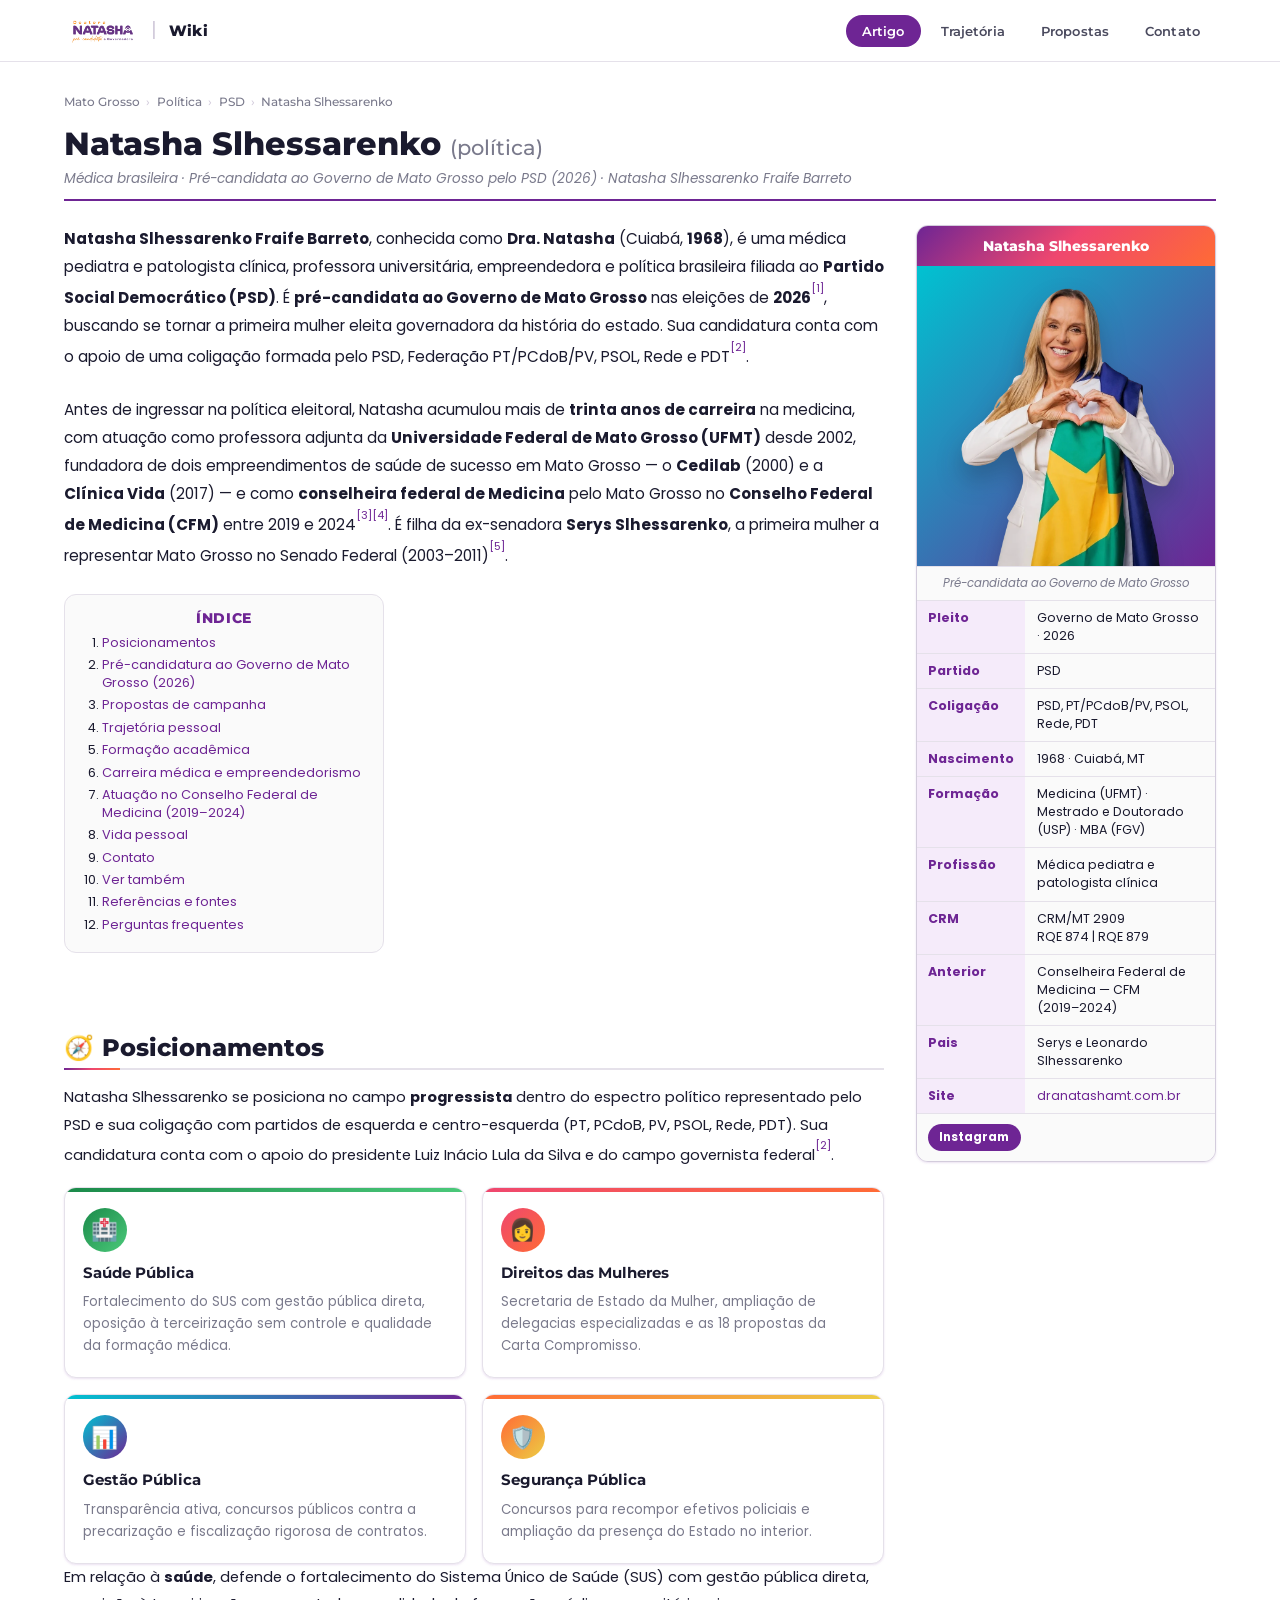
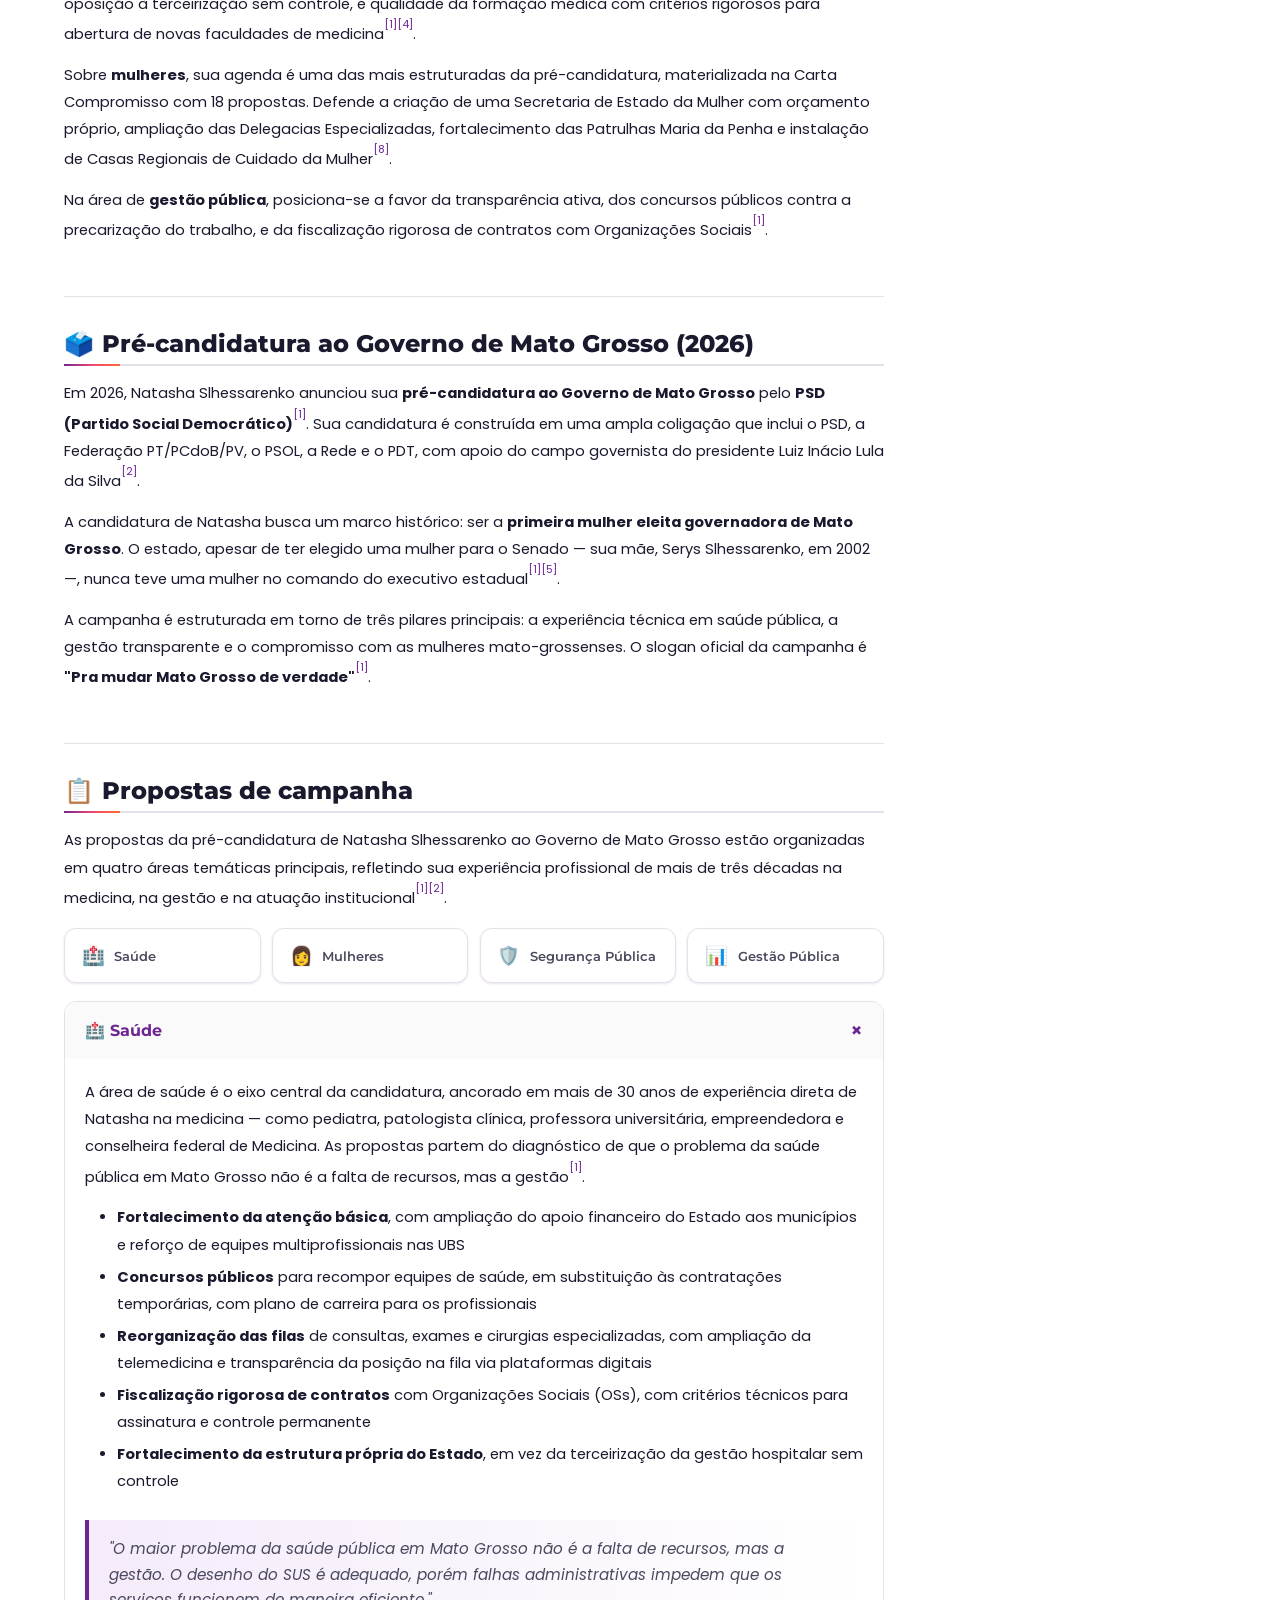
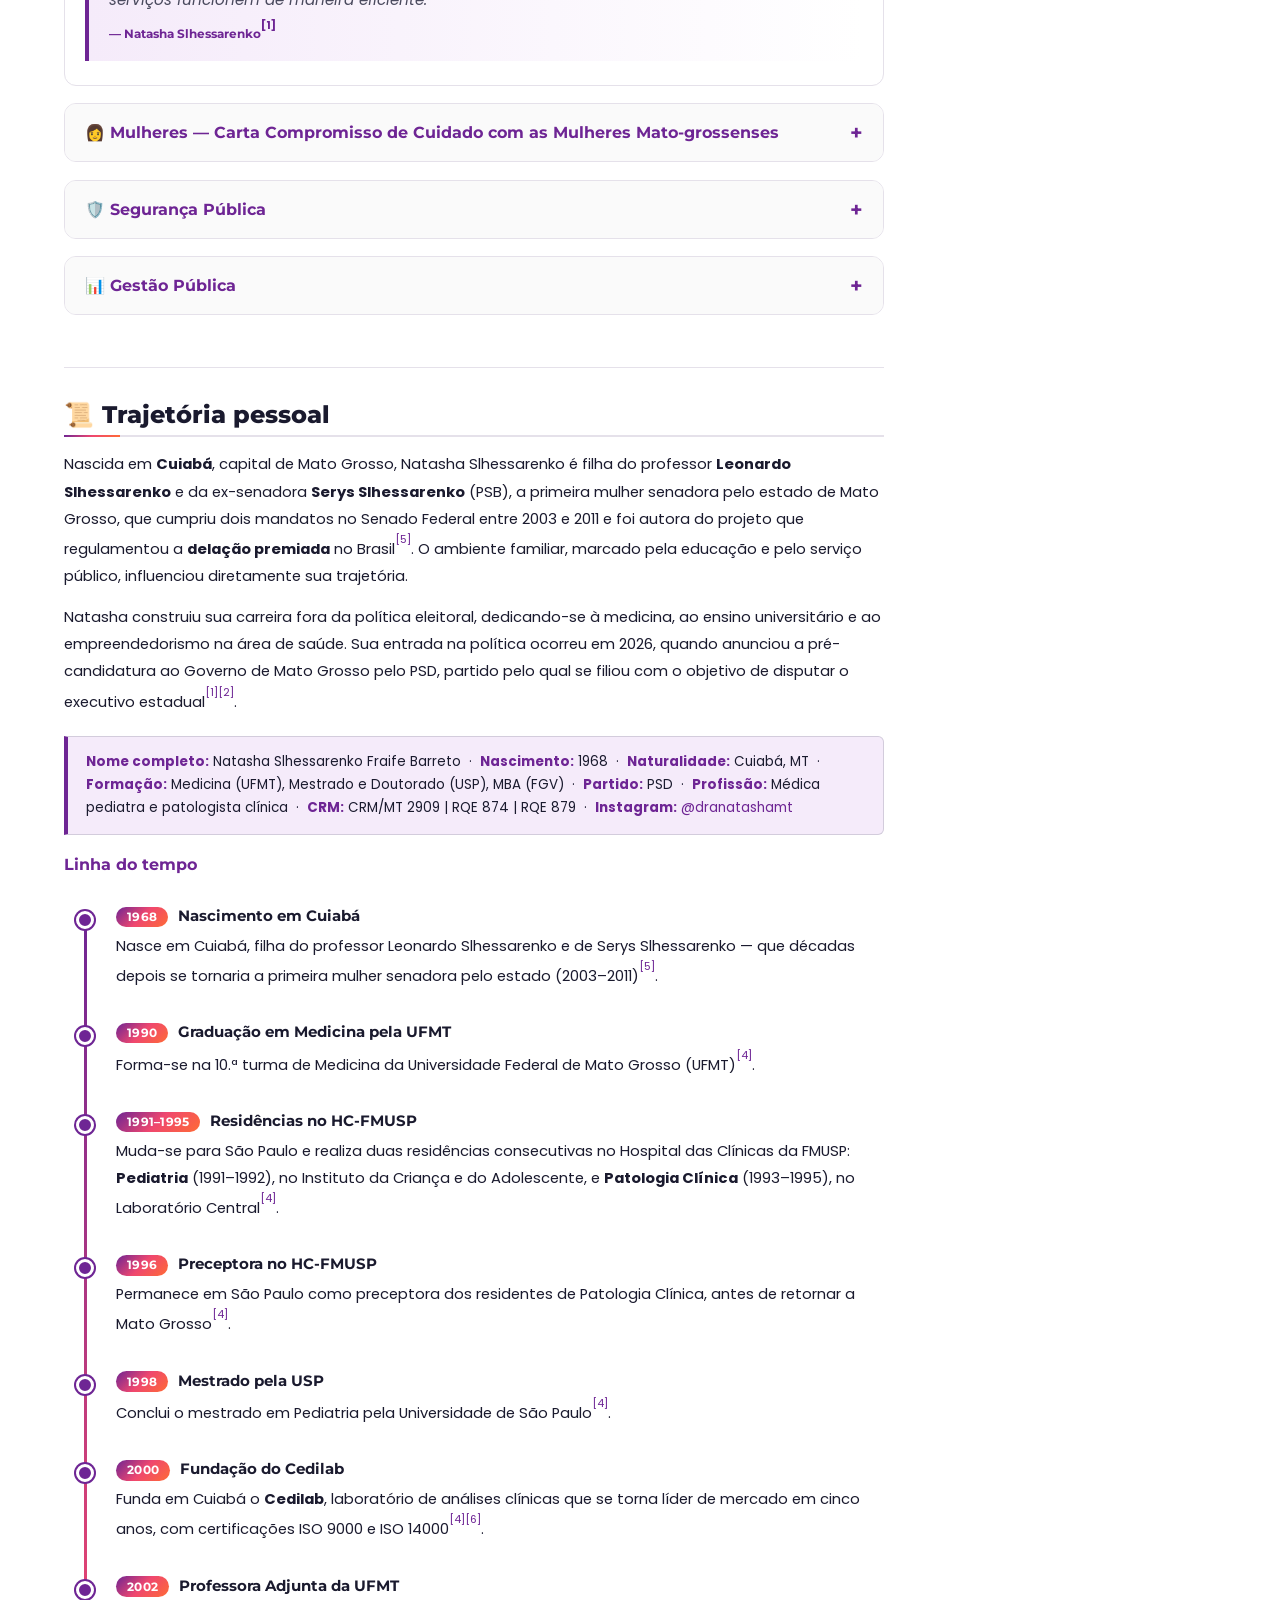
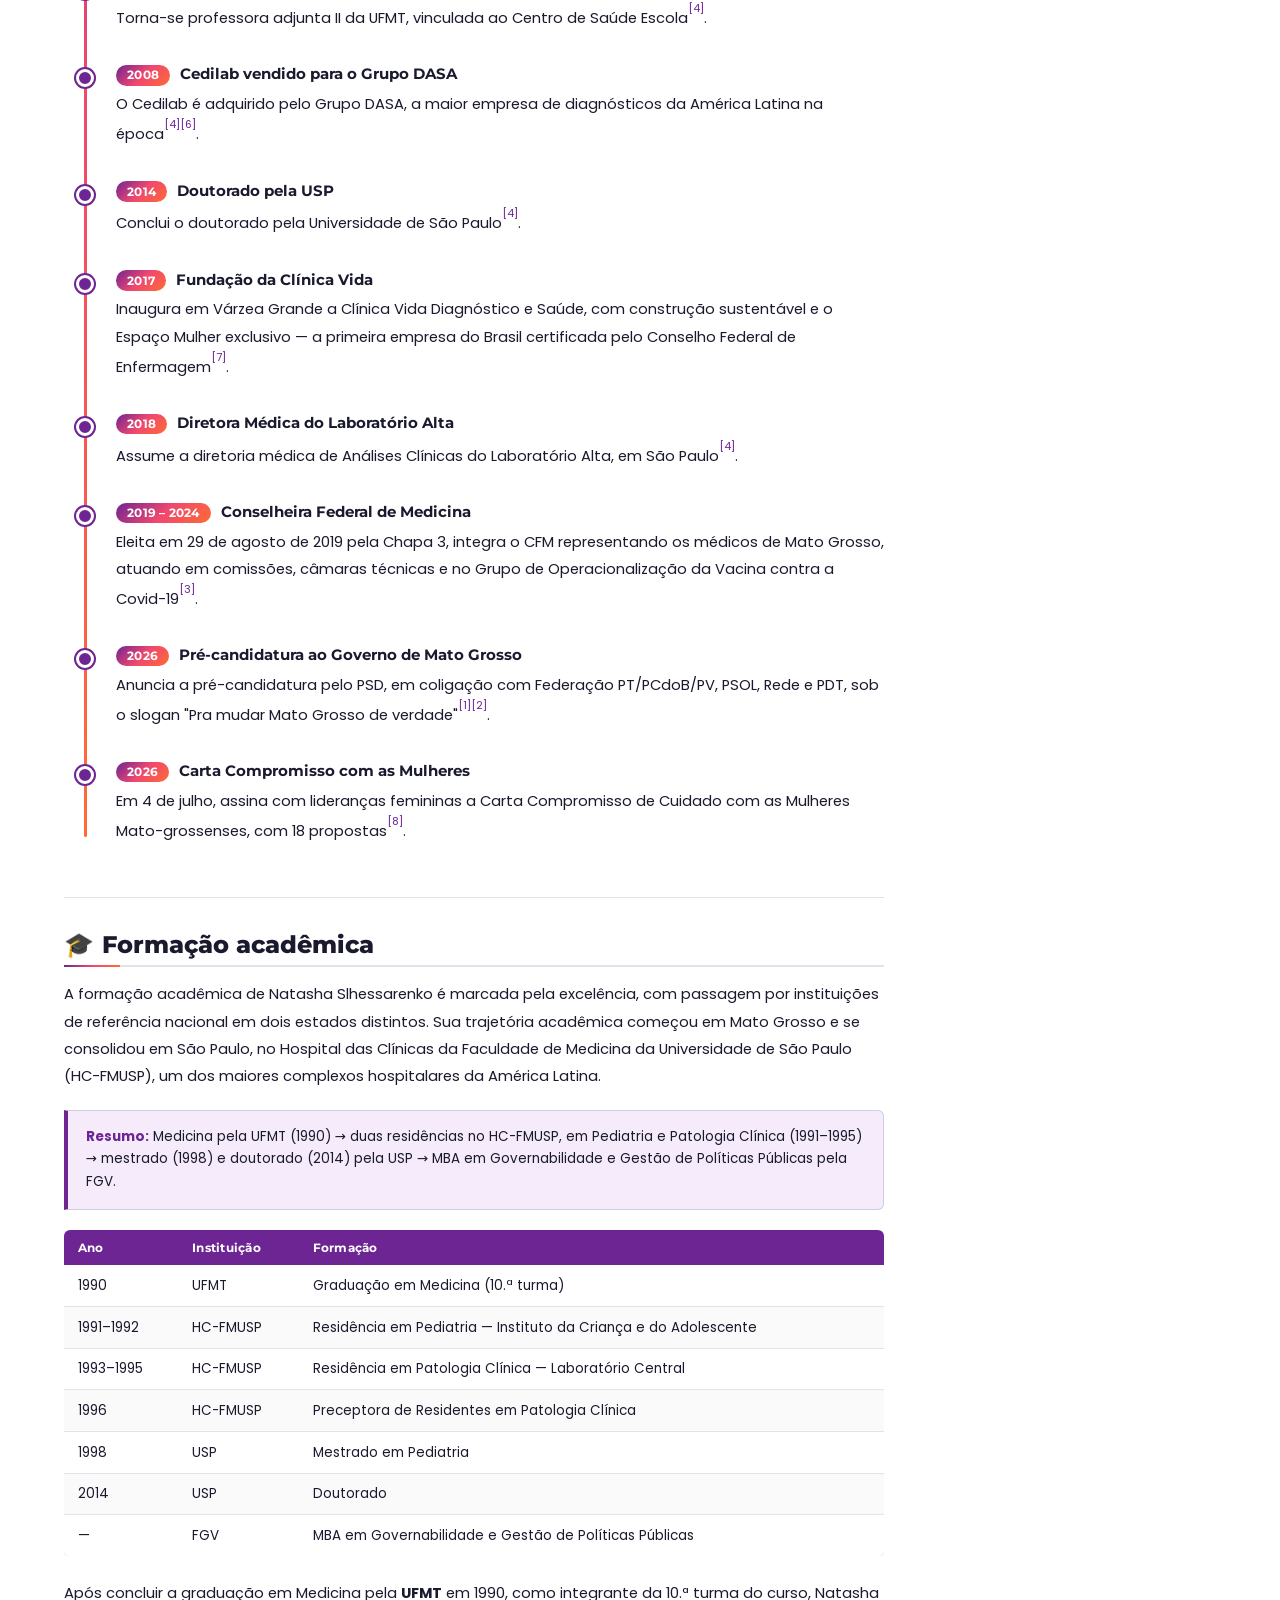
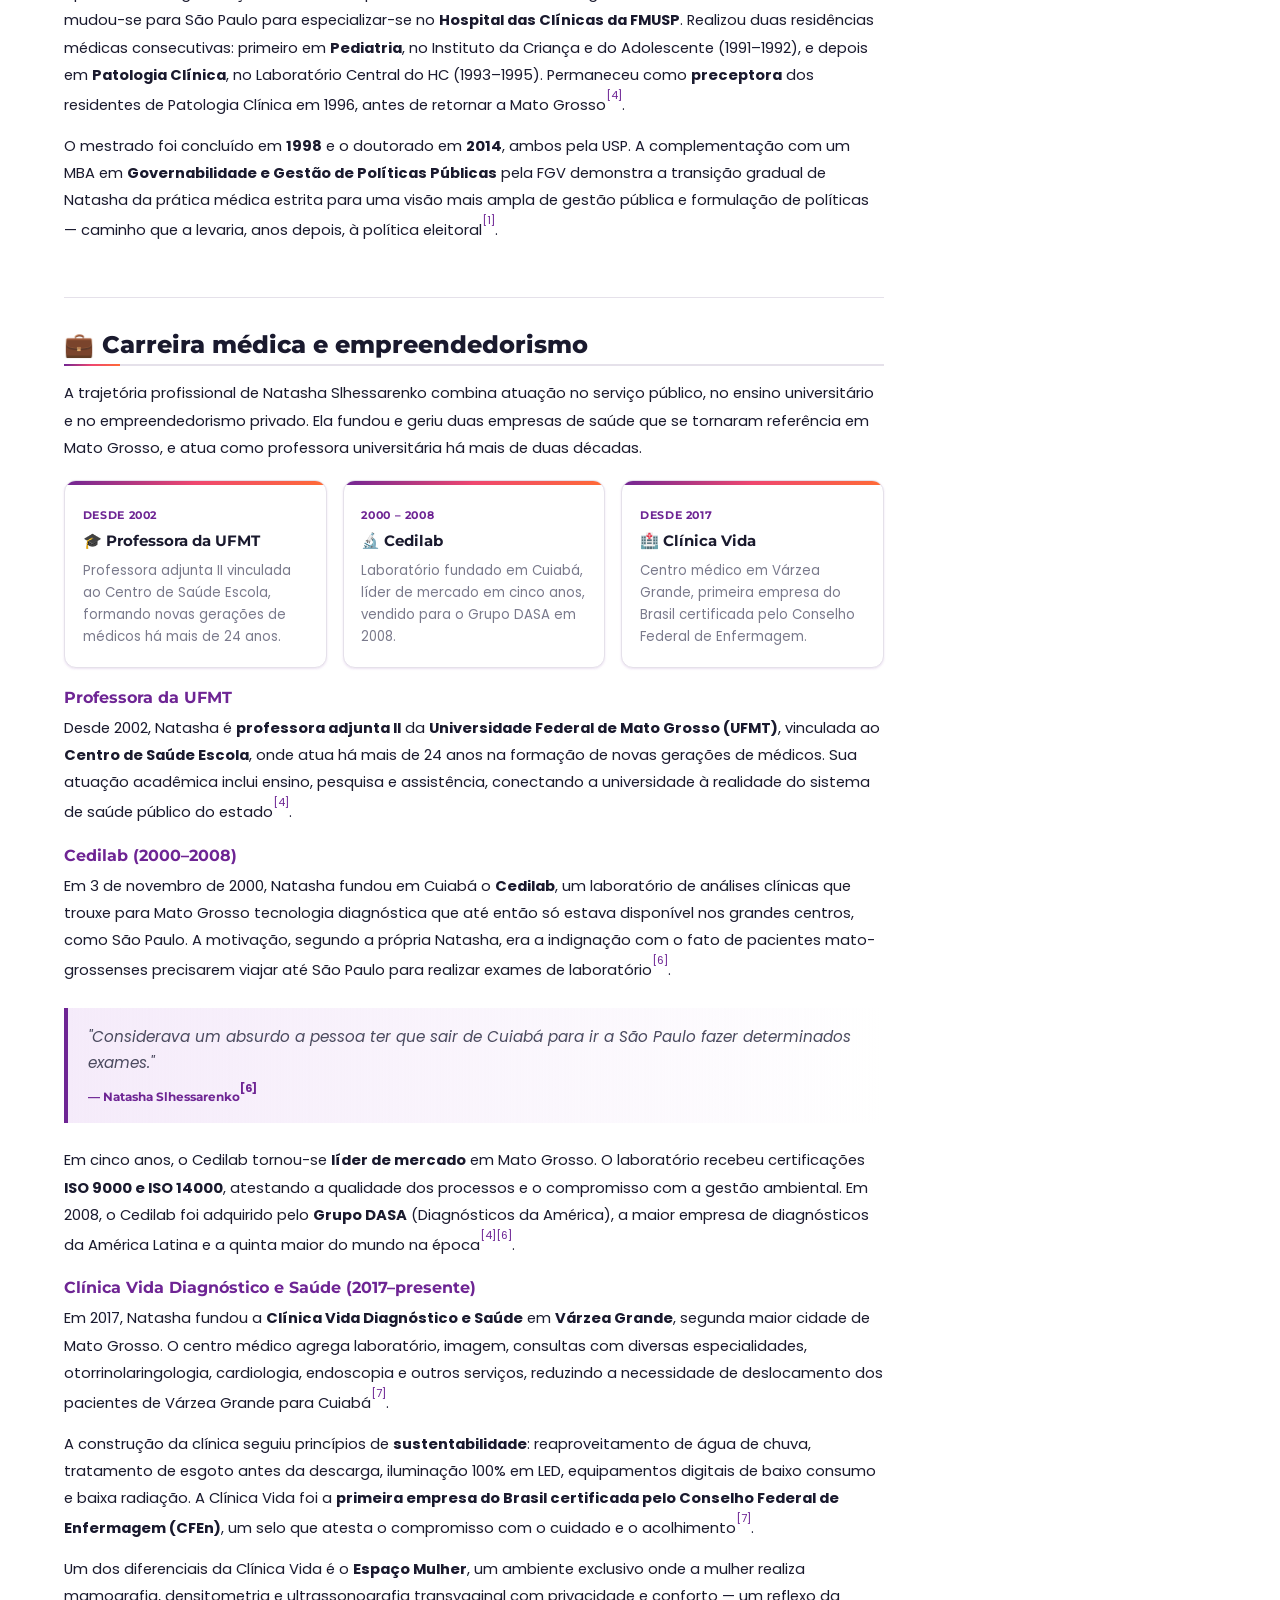
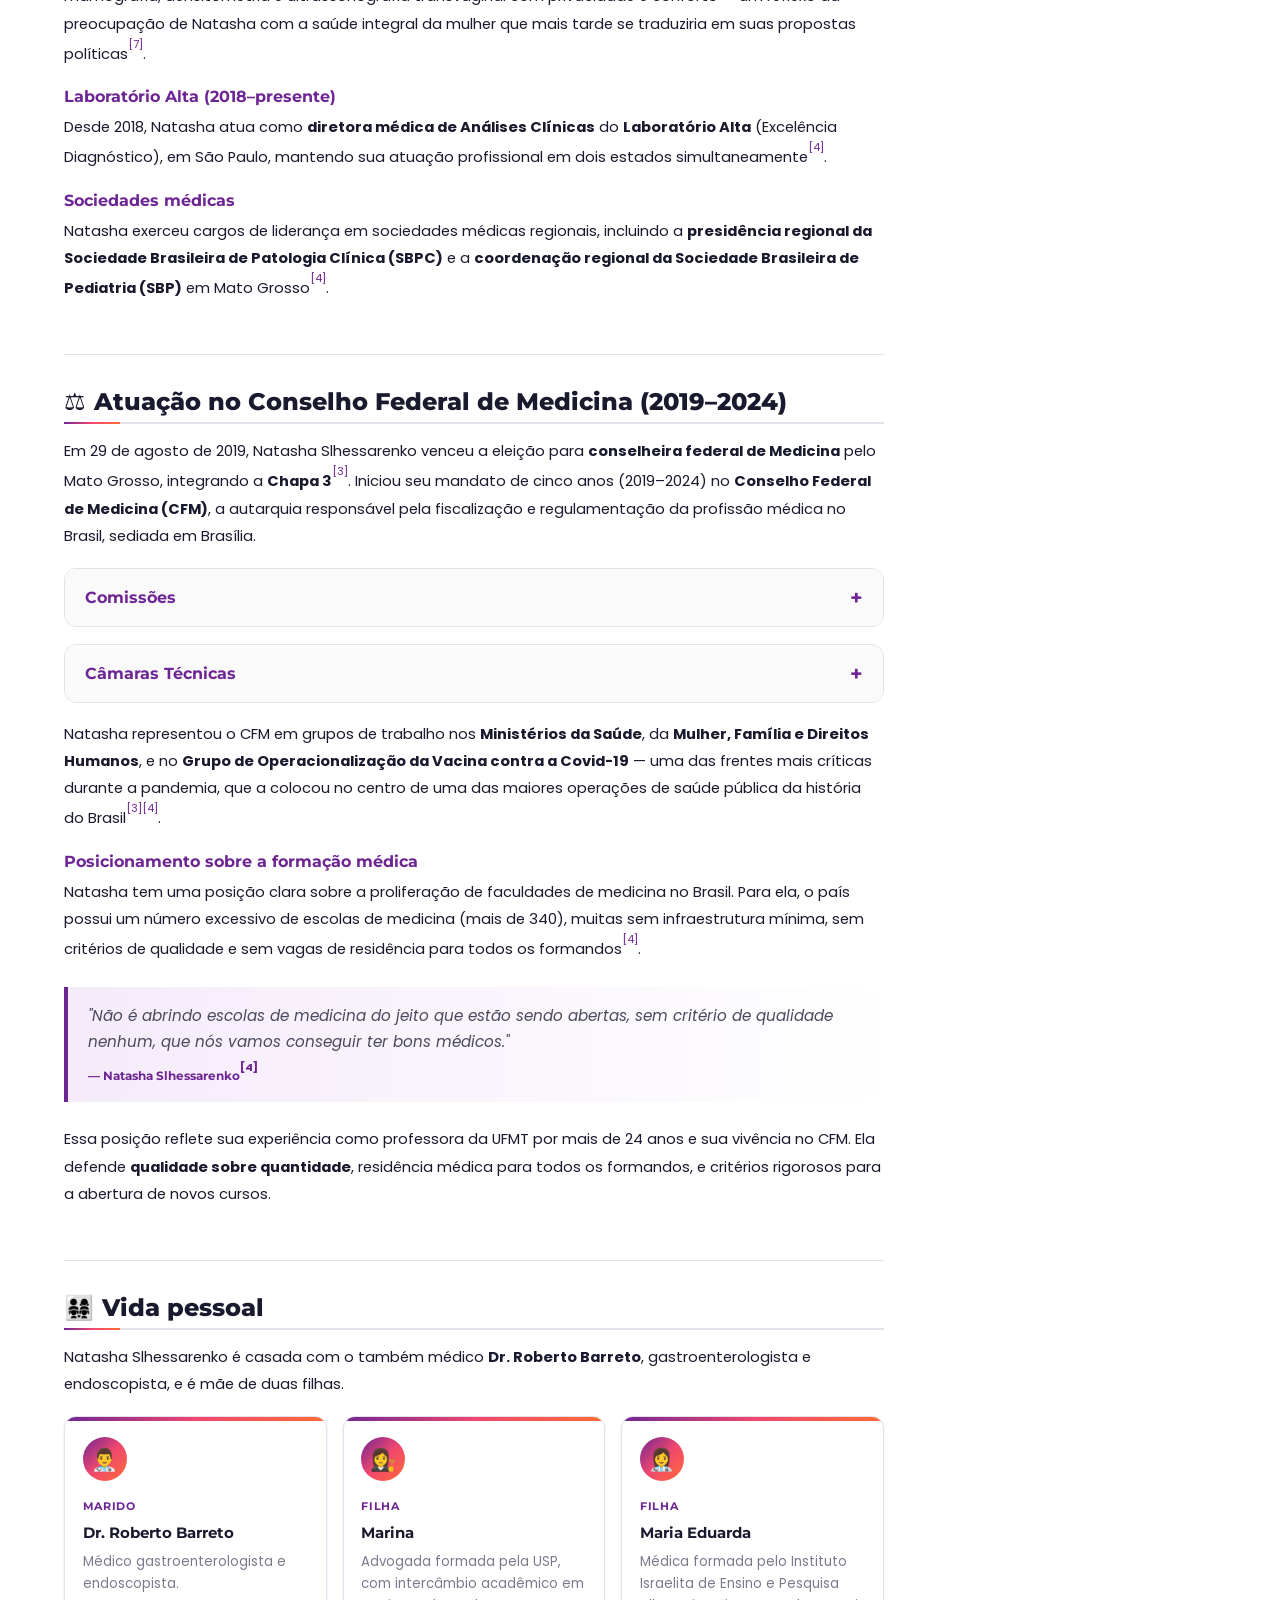
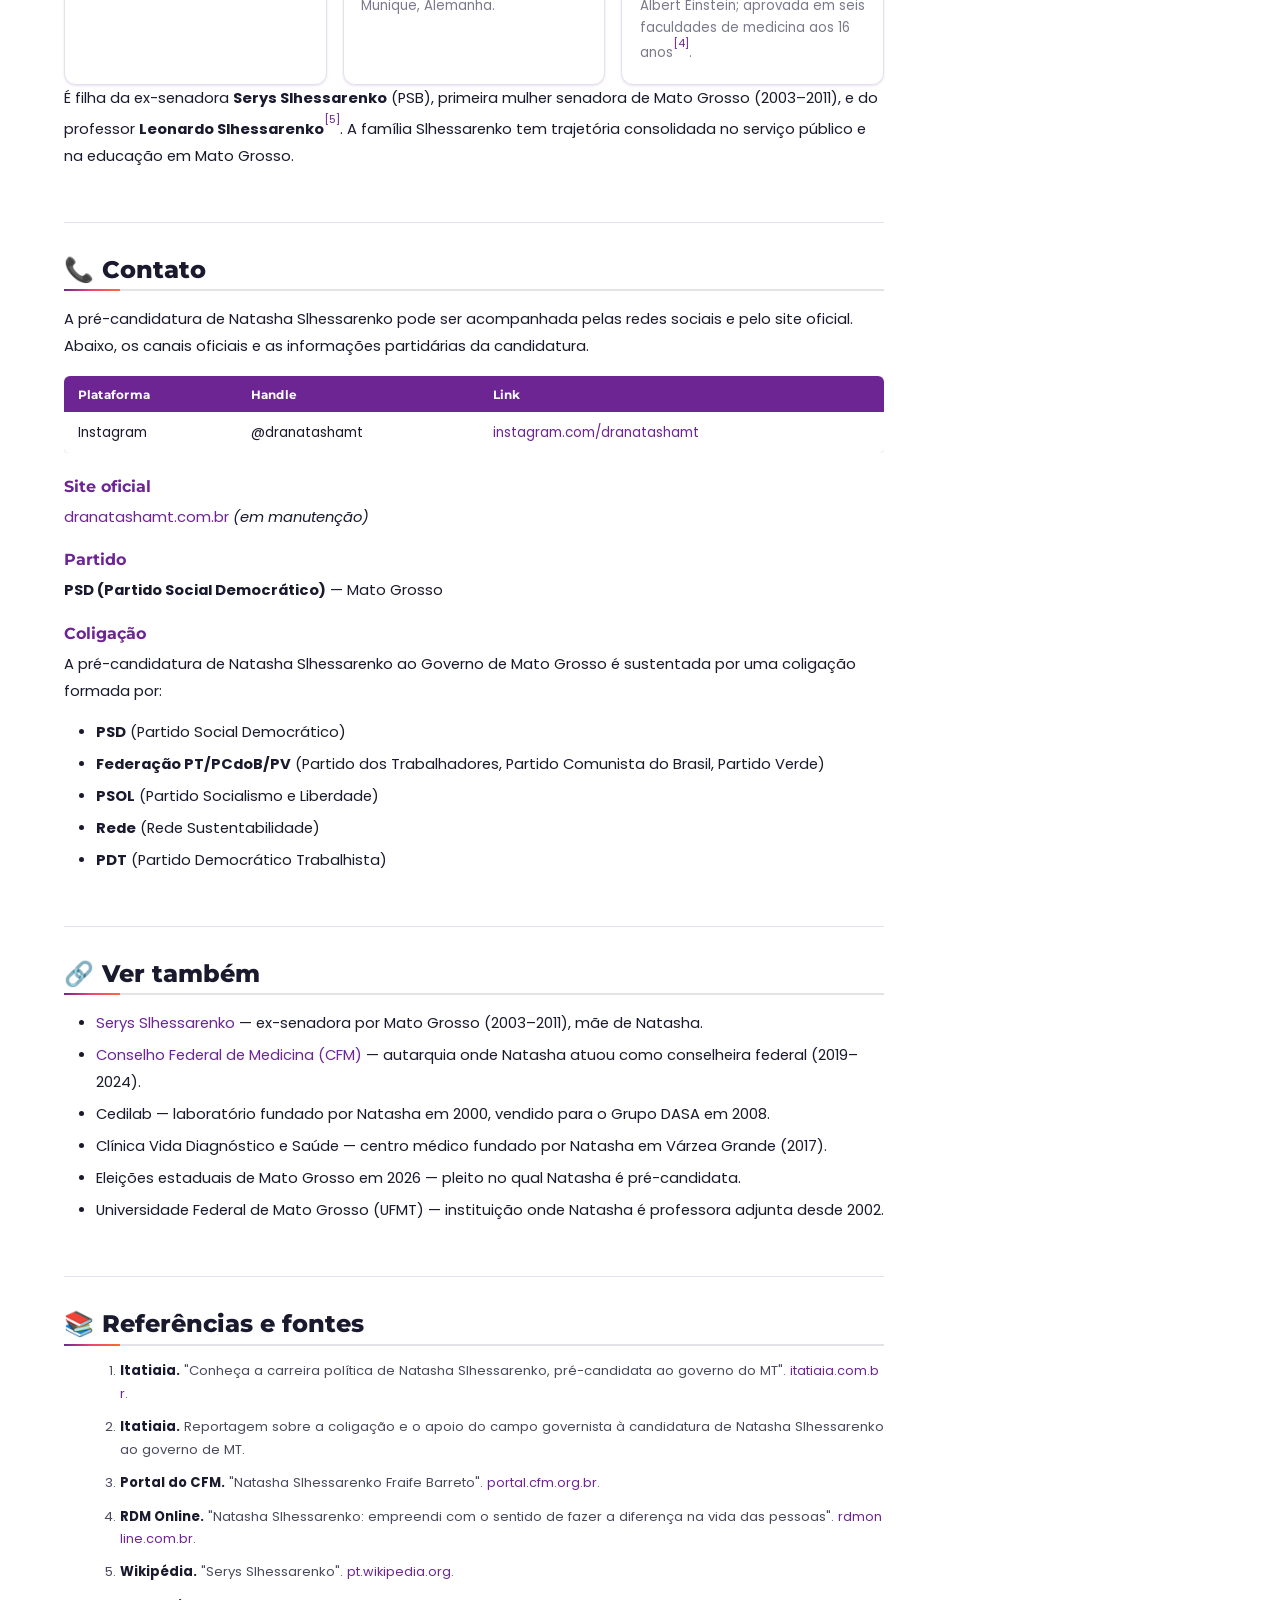
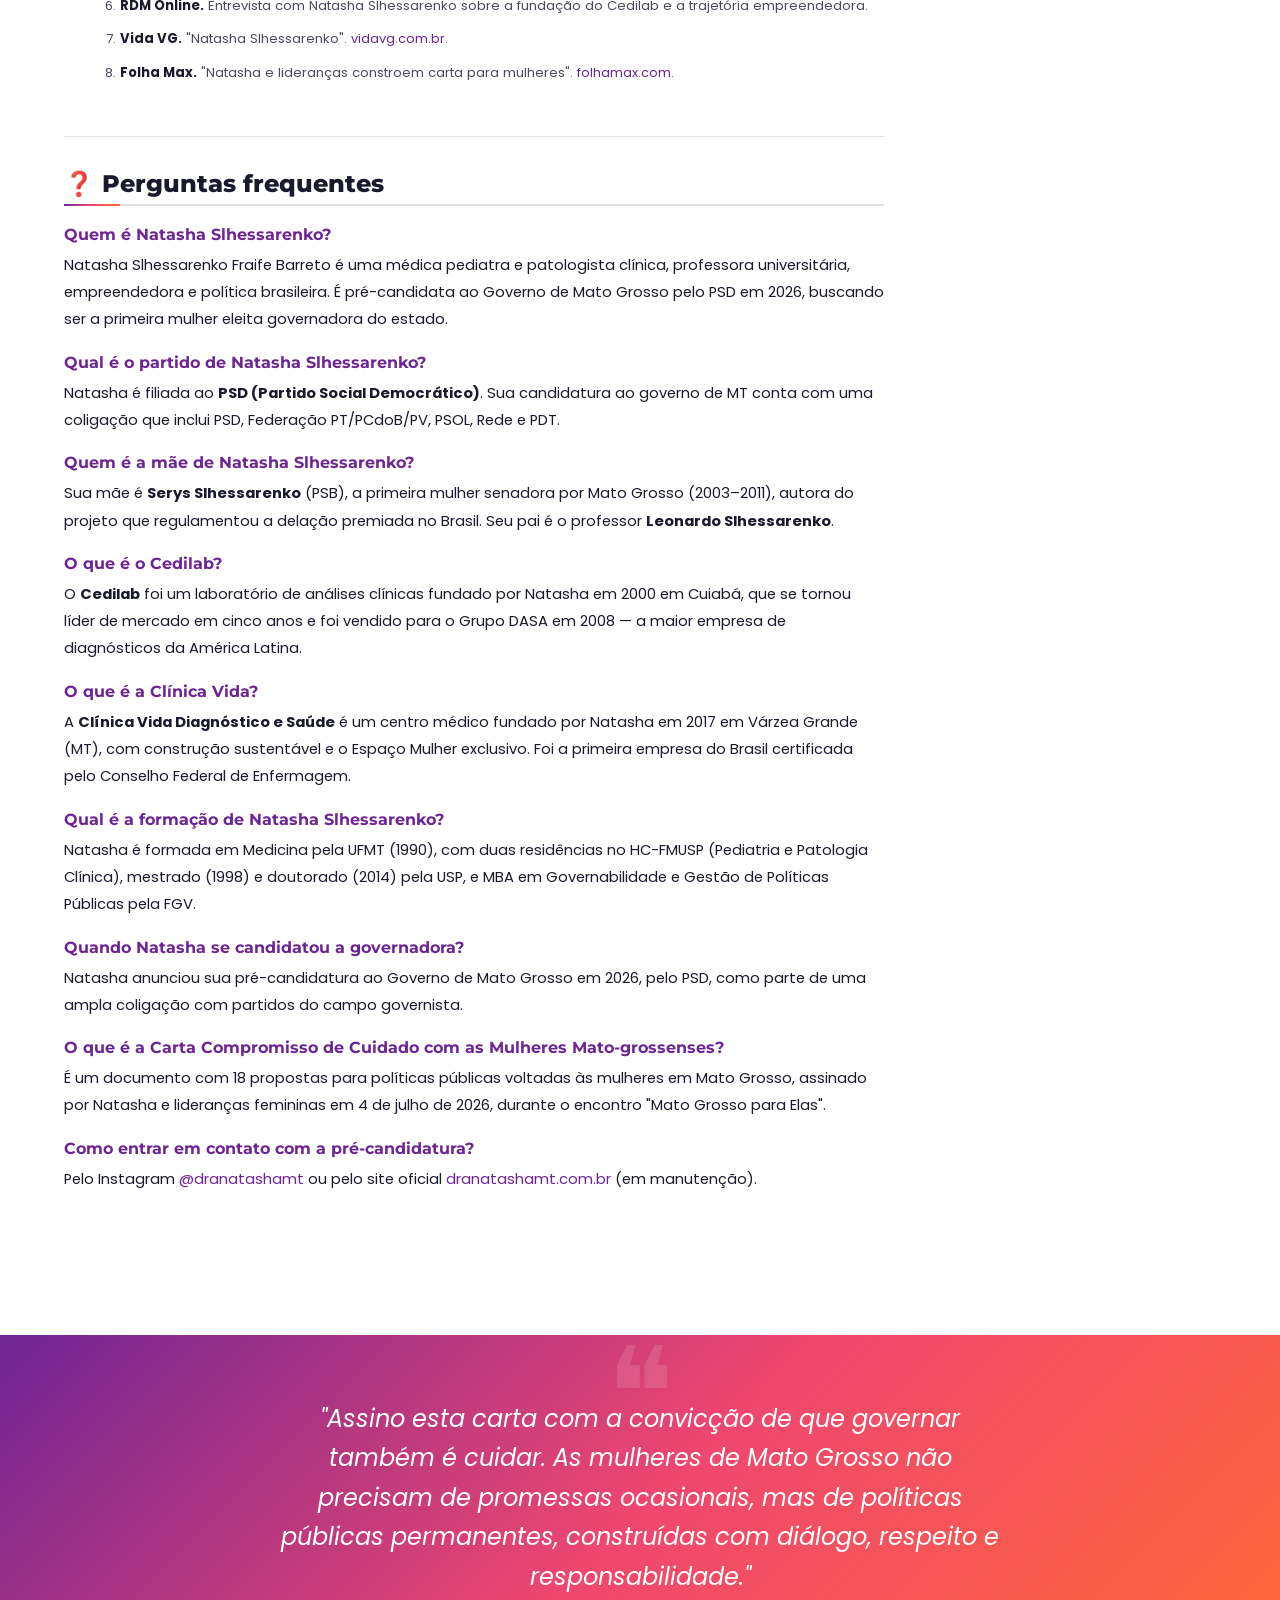
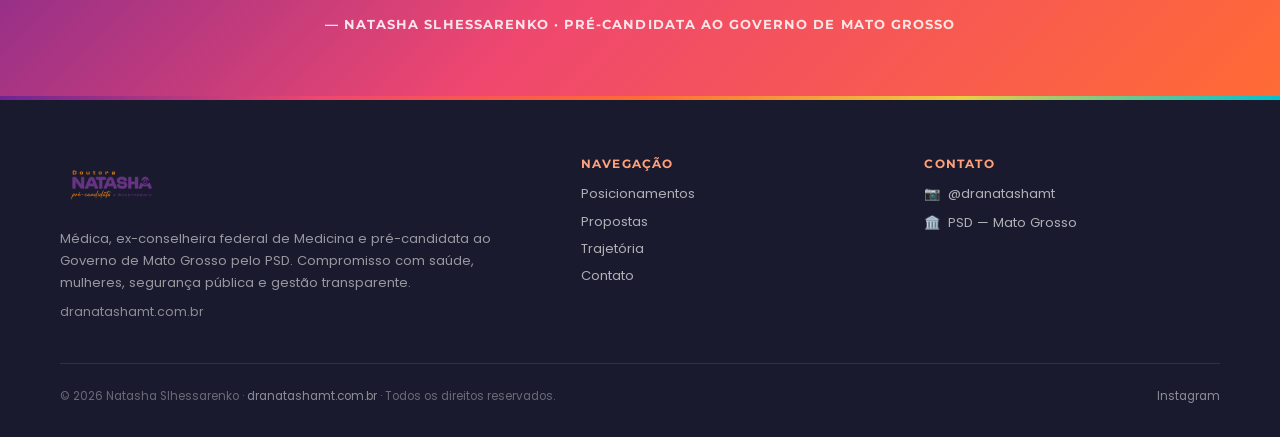
<file: index.html>
<!DOCTYPE html>
<html lang="pt-BR">
<head>
  <meta charset="UTF-8">
  <meta name="viewport" content="width=device-width, initial-scale=1.0">
  <meta http-equiv="X-UA-Compatible" content="ie=edge">
  <title>Natasha Slhessarenko — Pré-candidata a Governadora de MT | Wiki</title>
  <meta name="description" content="Dra. Natasha Slhessarenko: médica e pré-candidata ao Governo de Mato Grosso pelo PSD em 2026. Ex-conselheira do CFM, fundadora do Cedilab e da Clínica Vida.">
  <meta name="keywords" content="Natasha Slhessarenko, Dra. Natasha, pré-candidata governadora Mato Grosso, Natasha Slhessarenko PSD, governo de Mato Grosso 2026, Natasha Slhessarenko Fraife Barreto, Cedilab, Clínica Vida, Conselho Federal de Medicina, dranatashamt, Serys Slhessarenko, wiki natasha slhessarenko">
  <meta name="author" content="Natasha Slhessarenko — Pré-candidata ao Governo de Mato Grosso">
  <meta name="copyright" content="© 2026 Natasha Slhessarenko. Todos os direitos reservados.">
  <meta name="robots" content="index, follow, max-snippet:-1, max-image-preview:large, max-video-preview:-1">
  <meta name="googlebot" content="index, follow, max-snippet:-1, max-image-preview:large, max-video-preview:-1">
  <link rel="canonical" href="https://wiki.natashaslhessarenko.com.br/">
  <link rel="alternate" hreflang="pt-BR" href="https://wiki.natashaslhessarenko.com.br/">
  <link rel="alternate" hreflang="x-default" href="https://wiki.natashaslhessarenko.com.br/">
  <meta name="theme-color" content="#6E2594">
  <meta name="language" content="Portuguese">
  <meta name="geo.placename" content="Cuiabá, Mato Grosso, Brasil">
  <meta name="geo.region" content="BR-MT">
  <!-- Open Graph -->
  <meta property="og:type" content="article">
  <meta property="og:url" content="https://wiki.natashaslhessarenko.com.br/">
  <meta property="og:title" content="Natasha Slhessarenko (política) — Pré-candidata a Governadora MT">
  <meta property="og:description" content="Dra. Natasha Slhessarenko: médica e pré-candidata ao Governo de Mato Grosso pelo PSD em 2026. Ex-conselheira do CFM, fundadora do Cedilab e da Clínica Vida.">
  <meta property="og:image" content="https://wiki.natashaslhessarenko.com.br/social-share.webp">
  <meta property="og:image:width" content="1731">
  <meta property="og:image:height" content="909">
  <meta property="og:image:alt" content="Dra. Natasha Slhessarenko, pré-candidata ao Governo de Mato Grosso pelo PSD">
  <meta property="og:locale" content="pt_BR">
  <meta property="og:site_name" content="Natasha Slhessarenko — Enciclopédia da Pré-candidatura">
  <meta property="article:section" content="Política">
  <meta property="article:tag" content="Natasha Slhessarenko">
  <meta property="article:tag" content="PSD">
  <meta property="article:tag" content="Governo de Mato Grosso">
  <meta property="profile:first_name" content="Natasha">
  <meta property="profile:last_name" content="Slhessarenko">
  <!-- Twitter Card -->
  <meta name="twitter:card" content="summary_large_image">
  <meta name="twitter:title" content="Natasha Slhessarenko (política) — Pré-candidata a Governadora MT">
  <meta name="twitter:description" content="Natasha Slhessarenko é médica e pré-candidata ao Governo de MT pelo PSD (2026). Ex-conselheira do CFM, fundadora do Cedilab e da Clínica Vida.">
  <meta name="twitter:image" content="https://wiki.natashaslhessarenko.com.br/social-share.webp">
  <meta name="twitter:image:alt" content="Dra. Natasha Slhessarenko, pré-candidata ao Governo de Mato Grosso pelo PSD">
  <!-- Social identity -->
  <link rel="me" href="https://www.instagram.com/dranatashamt/">
  <!-- Dublin Core -->
  <meta name="DC.title" content="Natasha Slhessarenko (política)">
  <meta name="DC.creator" content="Natasha Slhessarenko — Pré-candidata ao Governo de Mato Grosso">
  <meta name="DC.subject" content="Política; Pré-candidatura; PSD; Mato Grosso; Medicina; Natasha Slhessarenko">
  <meta name="DC.description" content="Artigo enciclopédico sobre Natasha Slhessarenko, médica e pré-candidata ao Governo de Mato Grosso pelo PSD em 2026.">
  <meta name="DC.publisher" content="wiki.natashaslhessarenko.com.br">
  <meta name="DC.type" content="Text">
  <meta name="DC.format" content="text/html">
  <meta name="DC.language" content="pt-BR">
  <meta name="DC.rights" content="© 2026 Natasha Slhessarenko. Todos os direitos reservados.">
  <meta name="DC.identifier" content="https://wiki.natashaslhessarenko.com.br/">

  <!-- Schema: Person -->
  <script type="application/ld+json">
  {
    "@context": "https://schema.org",
    "@type": "Person",
    "@id": "https://wiki.natashaslhessarenko.com.br/#person",
    "name": "Natasha Slhessarenko",
    "givenName": "Natasha",
    "familyName": "Slhessarenko Fraife Barreto",
    "alternateName": ["Dra. Natasha", "Natasha Slhessarenko Fraife Barreto"],
    "birthDate": "1968",
    "birthPlace": {
      "@type": "Place",
      "name": "Cuiabá",
      "address": {"@type": "PostalAddress", "addressLocality": "Cuiabá", "addressRegion": "MT", "addressCountry": "BR"}
    },
    "nationality": {"@type": "Country", "name": "Brasil"},
    "jobTitle": "Médica · Pré-candidata ao Governo de Mato Grosso",
    "hasOccupation": [
      {"@type": "Occupation", "name": "Médica pediatra e patologista clínica"},
      {"@type": "Occupation", "name": "Professora universitária"},
      {"@type": "Occupation", "name": "Empresária"},
      {"@type": "Occupation", "name": "Pré-candidata ao Governo de Mato Grosso", "occupationLocation": {"@type": "AdministrativeArea", "name": "Mato Grosso"}}
    ],
    "description": "Natasha Slhessarenko Fraife Barreto, conhecida como Dra. Natasha, é médica pediatra e patologista clínica, professora universitária, empreendedora e política brasileira filiada ao PSD. É pré-candidata ao Governo de Mato Grosso nas eleições de 2026, buscando se tornar a primeira mulher eleita governadora do estado.",
    "image": {
      "@type": "ImageObject",
      "url": "https://wiki.natashaslhessarenko.com.br/fotopr-removebg.webp",
      "caption": "Dra. Natasha Slhessarenko, pré-candidata ao Governo de Mato Grosso"
    },
    "url": "https://wiki.natashaslhessarenko.com.br",
    "sameAs": [
      "https://www.instagram.com/dranatashamt/",
      "https://dranatashamt.com.br/",
      "https://portal.cfm.org.br/gestao_2019_2024/natasha-slhessarenko-fraife-barreto/"
    ],
    "affiliation": {
      "@type": "Organization",
      "@id": "https://wiki.natashaslhessarenko.com.br/#psd",
      "name": "Partido Social Democrático",
      "alternateName": "PSD"
    },
    "alumniOf": [
      {"@type": "CollegeOrUniversity", "name": "Universidade Federal de Mato Grosso (UFMT)"},
      {"@type": "CollegeOrUniversity", "name": "Universidade de São Paulo (USP)"},
      {"@type": "CollegeOrUniversity", "name": "Fundação Getulio Vargas (FGV)"}
    ],
    "knowsAbout": ["Saúde Pública", "Pediatria", "Patologia Clínica", "Gestão em Saúde", "Políticas para Mulheres", "Segurança Pública", "Gestão Pública", "Mato Grosso"]
  }
  </script>

  <!-- Schema: WebPage + Speakable -->
  <script type="application/ld+json">
  {
    "@context": "https://schema.org",
    "@type": "WebPage",
    "@id": "https://wiki.natashaslhessarenko.com.br/",
    "name": "Natasha Slhessarenko (política) — Pré-candidata ao Governo de MT pelo PSD",
    "url": "https://wiki.natashaslhessarenko.com.br/",
    "description": "Artigo enciclopédico sobre Natasha Slhessarenko, médica e pré-candidata ao Governo de Mato Grosso pelo PSD em 2026.",
    "inLanguage": "pt-BR",
    "primaryImageOfPage": {"@type": "ImageObject", "url": "https://wiki.natashaslhessarenko.com.br/fotopr-removebg.webp"},
    "about": {"@id": "https://wiki.natashaslhessarenko.com.br/#person"},
    "speakable": {"@type": "SpeakableSpecification", "cssSelector": [".lead", ".wiki-header h1", ".wiki-header__desc", "#faq h3", "#faq p"]},
    "breadcrumb": {"@id": "https://wiki.natashaslhessarenko.com.br/#breadcrumb"}
  }
  </script>

  <!-- Schema: Article -->
  <script type="application/ld+json">
  {
    "@context": "https://schema.org",
    "@type": "Article",
    "@id": "https://wiki.natashaslhessarenko.com.br/#article",
    "headline": "Natasha Slhessarenko (política) — Pré-candidata ao Governo de MT pelo PSD",
    "description": "Artigo enciclopédico sobre Natasha Slhessarenko, médica e pré-candidata ao Governo de Mato Grosso pelo PSD em 2026.",
    "author": {"@id": "https://wiki.natashaslhessarenko.com.br/#person"},
    "publisher": {"@id": "https://wiki.natashaslhessarenko.com.br/#website"},
    "mainEntityOfPage": {"@type": "WebPage", "@id": "https://wiki.natashaslhessarenko.com.br/"},
    "about": {"@id": "https://wiki.natashaslhessarenko.com.br/#person"},
    "image": {"@type": "ImageObject", "url": "https://wiki.natashaslhessarenko.com.br/social-share.webp", "width": 1731, "height": 909},
    "inLanguage": "pt-BR",
    "articleSection": "Política",
    "keywords": "Natasha Slhessarenko, Dra. Natasha, PSD, Mato Grosso, pré-candidata governadora, Natasha Slhessarenko Fraife Barreto"
  }
  </script>

  <!-- Schema: WebSite -->
  <script type="application/ld+json">
  {
    "@context": "https://schema.org",
    "@type": "WebSite",
    "@id": "https://wiki.natashaslhessarenko.com.br/#website",
    "url": "https://wiki.natashaslhessarenko.com.br",
    "name": "Natasha Slhessarenko (política) — Pré-candidata ao Governo de Mato Grosso",
    "alternateName": "Enciclopédia Natasha Slhessarenko",
    "description": "Página enciclopédica de Natasha Slhessarenko, médica e pré-candidata ao Governo de Mato Grosso pelo PSD. Trajetória, propostas e contato.",
    "inLanguage": "pt-BR",
    "publisher": {"@id": "https://wiki.natashaslhessarenko.com.br/#person"},
    "about": {"@id": "https://wiki.natashaslhessarenko.com.br/#person"},
    "mainEntity": {"@id": "https://wiki.natashaslhessarenko.com.br/#person"}
  }
  </script>

  <!-- Schema: BreadcrumbList -->
  <script type="application/ld+json">
  {
    "@context": "https://schema.org",
    "@type": "BreadcrumbList",
    "@id": "https://wiki.natashaslhessarenko.com.br/#breadcrumb",
    "itemListElement": [
      {"@type": "ListItem", "position": 1, "name": "Mato Grosso", "item": "https://wiki.natashaslhessarenko.com.br/#trajetoria"},
      {"@type": "ListItem", "position": 2, "name": "Política", "item": "https://wiki.natashaslhessarenko.com.br/#pre-candidatura"},
      {"@type": "ListItem", "position": 3, "name": "PSD", "item": "https://wiki.natashaslhessarenko.com.br/#posicionamentos"},
      {"@type": "ListItem", "position": 4, "name": "Natasha Slhessarenko", "item": "https://wiki.natashaslhessarenko.com.br/"}
    ]
  }
  </script>

  <!-- Schema: FAQPage -->
  <script type="application/ld+json">
  {
    "@context": "https://schema.org",
    "@type": "FAQPage",
    "mainEntity": [
      {"@type": "Question", "name": "Quem é Natasha Slhessarenko?", "acceptedAnswer": {"@type": "Answer", "text": "Natasha Slhessarenko Fraife Barreto é uma médica pediatra e patologista clínica, professora universitária, empreendedora e política brasileira. É pré-candidata ao Governo de Mato Grosso pelo PSD em 2026, buscando ser a primeira mulher eleita governadora do estado."}},
      {"@type": "Question", "name": "Qual é o partido de Natasha Slhessarenko?", "acceptedAnswer": {"@type": "Answer", "text": "Natasha é filiada ao PSD (Partido Social Democrático). Sua candidatura ao governo de MT conta com uma coligação que inclui PSD, Federação PT/PCdoB/PV, PSOL, Rede e PDT."}},
      {"@type": "Question", "name": "Quem é a mãe de Natasha Slhessarenko?", "acceptedAnswer": {"@type": "Answer", "text": "Sua mãe é Serys Slhessarenko (PSB), a primeira mulher senadora por Mato Grosso (2003–2011), autora do projeto que regulamentou a delação premiada no Brasil. Seu pai é o professor Leonardo Slhessarenko."}},
      {"@type": "Question", "name": "O que é o Cedilab?", "acceptedAnswer": {"@type": "Answer", "text": "O Cedilab foi um laboratório de análises clínicas fundado por Natasha em 2000 em Cuiabá, que se tornou líder de mercado em cinco anos e foi vendido para o Grupo DASA em 2008."}},
      {"@type": "Question", "name": "O que é a Clínica Vida?", "acceptedAnswer": {"@type": "Answer", "text": "A Clínica Vida Diagnóstico e Saúde é um centro médico fundado por Natasha em 2017 em Várzea Grande (MT), com construção sustentável e o Espaço Mulher exclusivo. Foi a primeira empresa do Brasil certificada pelo Conselho Federal de Enfermagem."}},
      {"@type": "Question", "name": "Qual é a formação de Natasha Slhessarenko?", "acceptedAnswer": {"@type": "Answer", "text": "Natasha é formada em Medicina pela UFMT (1990), com duas residências no HC-FMUSP (Pediatria e Patologia Clínica), mestrado (1998) e doutorado (2014) pela USP, e MBA em Governabilidade e Gestão de Políticas Públicas pela FGV."}},
      {"@type": "Question", "name": "Quando Natasha se candidatou a governadora?", "acceptedAnswer": {"@type": "Answer", "text": "Natasha anunciou sua pré-candidatura ao Governo de Mato Grosso em 2026, pelo PSD, como parte de uma ampla coligação com partidos do campo governista."}},
      {"@type": "Question", "name": "O que é a Carta Compromisso de Cuidado com as Mulheres Mato-grossenses?", "acceptedAnswer": {"@type": "Answer", "text": "É um documento com 18 propostas para políticas públicas voltadas às mulheres em Mato Grosso, assinado por Natasha e lideranças femininas em 4 de julho de 2026, durante o encontro Mato Grosso para Elas."}},
      {"@type": "Question", "name": "Como entrar em contato com a pré-candidatura de Natasha Slhessarenko?", "acceptedAnswer": {"@type": "Answer", "text": "Pelo Instagram @dranatashamt ou pelo site oficial dranatashamt.com.br (em manutenção). A pré-candidatura é pelo PSD, em coligação com Federação PT/PCdoB/PV, PSOL, Rede e PDT."}}
    ]
  }
  </script>

  <!-- Favicon -->
  <link rel="icon" type="image/webp" href="favicon.webp">
  <link rel="apple-touch-icon" href="favicon.webp">

  <!-- LCP preload: foto do infobox acima da dobra -->
  <link rel="preload" as="image" href="fotopr-removebg.webp" fetchpriority="high">
  <!-- Fonts -->
  <link rel="preconnect" href="https://fonts.googleapis.com">
  <link rel="preconnect" href="https://fonts.gstatic.com" crossorigin>
  <link href="https://fonts.googleapis.com/css2?family=Montserrat:wght@400;500;600;700;800;900&family=Poppins:wght@300;400;500;600;700&family=Pacifico&display=swap" rel="stylesheet">
  <link rel="stylesheet" href="assets/style.css?v=4">
</head>
<body>

  <a href="#conteudo" class="skip-link">Ir para o conteúdo</a>

  <!-- ══════════════ ÍNDICE LATERAL (desktop) + VOLTAR AO TOPO ══════════════ -->
  <nav class="side-index" aria-label="Navegação rápida entre seções">
    <a href="#posicionamentos"><span>Posicionamentos</span></a>
    <a href="#pre-candidatura"><span>Pré-candidatura</span></a>
    <a href="#propostas"><span>Propostas</span></a>
    <a href="#trajetoria"><span>Trajetória</span></a>
    <a href="#formacao"><span>Formação</span></a>
    <a href="#carreira"><span>Carreira</span></a>
    <a href="#cfm"><span>CFM</span></a>
    <a href="#vida-pessoal"><span>Vida pessoal</span></a>
    <a href="#contato-info"><span>Contato</span></a>
  </nav>
  <button type="button" class="back-to-top" aria-label="Voltar ao topo">↑</button>

  <!-- ══════════════ HEADER ══════════════ -->
  <header class="site-header">
    <div class="site-header__inner">
      <a href="#conteudo" class="site-header__brand" aria-label="Topo da página">
        <img src="variacaologo_9.webp" alt="Doutora Natasha, pré-candidata a Governadora" class="site-header__logo" width="560" height="315">
        <span class="site-header__sep">|</span>
        <span class="site-header__wordmark">Wiki</span>
      </a>
      <nav aria-label="Navegação principal">
        <ul class="site-nav">
          <li><a href="#conteudo" class="active">Artigo</a></li>
          <li><a href="#trajetoria">Trajetória</a></li>
          <li><a href="#propostas">Propostas</a></li>
          <li><a href="#contato-info">Contato</a></li>
        </ul>
      </nav>
    </div>
  </header>

  <!-- ══════════════ ARTIGO ══════════════ -->
  <main class="wiki-wrap" id="conteudo">

    <!-- Breadcrumb -->
    <nav class="breadcrumb" aria-label="Caminho de navegação">
      <span>Mato Grosso</span>
      <span class="breadcrumb__sep" aria-hidden="true">›</span>
      <span>Política</span>
      <span class="breadcrumb__sep" aria-hidden="true">›</span>
      <span>PSD</span>
      <span class="breadcrumb__sep" aria-hidden="true">›</span>
      <span>Natasha Slhessarenko</span>
    </nav>

    <!-- Título -->
    <div class="wiki-header">
      <h1>Natasha Slhessarenko <span style="color:var(--text-muted);font-size:1.3rem;font-weight:500;">(política)</span></h1>
      <p class="wiki-header__desc">Médica brasileira · Pré-candidata ao Governo de Mato Grosso pelo PSD (2026) · Natasha Slhessarenko Fraife Barreto</p>
    </div>

    <div class="wiki-body">

      <!-- ── CONTEÚDO ── -->
      <div class="wiki-content">

        <p class="lead">
          <b>Natasha Slhessarenko Fraife Barreto</b>, conhecida como <b>Dra. Natasha</b>
          (Cuiabá, <time datetime="1968"><b>1968</b></time>), é uma médica pediatra e
          patologista clínica, professora universitária, empreendedora e política brasileira
          filiada ao <b>Partido Social Democrático (PSD)</b>. É <b>pré-candidata ao Governo de
          Mato Grosso</b> nas eleições de <time datetime="2026"><b>2026</b></time><sup><a href="#ref-1" title="Itatiaia: carreira política de Natasha Slhessarenko">[1]</a></sup>,
          buscando se tornar a primeira mulher eleita governadora da história do estado.
          Sua candidatura conta com o apoio de uma coligação formada pelo PSD, Federação
          PT/PCdoB/PV, PSOL, Rede e PDT<sup><a href="#ref-2" title="Itatiaia: coligação e apoio governista">[2]</a></sup>.
        </p>
        <p class="lead">
          Antes de ingressar na política eleitoral, Natasha acumulou mais de
          <b>trinta anos de carreira</b> na medicina, com atuação como professora adjunta da
          <b>Universidade Federal de Mato Grosso (UFMT)</b> desde 2002, fundadora de dois
          empreendimentos de saúde de sucesso em Mato Grosso — o <b>Cedilab</b> (2000) e a
          <b>Clínica Vida</b> (2017) — e como <b>conselheira federal de Medicina</b> pelo Mato
          Grosso no <b>Conselho Federal de Medicina (CFM)</b> entre 2019 e 2024<sup><a href="#ref-3">[3]</a></sup><sup><a href="#ref-4">[4]</a></sup>.
          É filha da ex-senadora <b>Serys Slhessarenko</b>, a primeira mulher a representar
          Mato Grosso no Senado Federal (2003–2011)<sup><a href="#ref-5">[5]</a></sup>.
        </p>

        <!-- Sumário -->
        <div class="toc" role="navigation" aria-label="Índice">
          <div class="toc__title">Índice</div>
          <ol>
            <li><a href="#posicionamentos">Posicionamentos</a></li>
            <li><a href="#pre-candidatura">Pré-candidatura ao Governo de Mato Grosso (2026)</a></li>
            <li><a href="#propostas">Propostas de campanha</a></li>
            <li><a href="#trajetoria">Trajetória pessoal</a></li>
            <li><a href="#formacao">Formação acadêmica</a></li>
            <li><a href="#carreira">Carreira médica e empreendedorismo</a></li>
            <li><a href="#cfm">Atuação no Conselho Federal de Medicina (2019–2024)</a></li>
            <li><a href="#vida-pessoal">Vida pessoal</a></li>
            <li><a href="#contato-info">Contato</a></li>
            <li><a href="#ver-tambem">Ver também</a></li>
            <li><a href="#referencias">Referências e fontes</a></li>
            <li><a href="#faq">Perguntas frequentes</a></li>
          </ol>
        </div>

        <!-- Posicionamentos -->
        <section class="wiki-section fade-up" id="posicionamentos">
          <h2><span class="h2-icon">🧭</span>Posicionamentos</h2>
          <p>
            Natasha Slhessarenko se posiciona no campo <b>progressista</b> dentro do espectro
            político representado pelo PSD e sua coligação com partidos de esquerda e
            centro-esquerda (PT, PCdoB, PV, PSOL, Rede, PDT). Sua candidatura conta com o
            apoio do presidente Luiz Inácio Lula da Silva e do campo governista
            federal<sup><a href="#ref-2">[2]</a></sup>.
          </p>

          <div class="cards-grid cards-grid--2col">
            <div class="proposta-card proposta-card--saude">
              <div class="card-icon">🏥</div>
              <div class="proposta-card__titulo">Saúde Pública</div>
              <div class="proposta-card__desc">Fortalecimento do SUS com gestão pública direta, oposição à terceirização sem controle e qualidade da formação médica.</div>
            </div>
            <div class="proposta-card proposta-card--mulheres">
              <div class="card-icon">👩</div>
              <div class="proposta-card__titulo">Direitos das Mulheres</div>
              <div class="proposta-card__desc">Secretaria de Estado da Mulher, ampliação de delegacias especializadas e as 18 propostas da Carta Compromisso.</div>
            </div>
            <div class="proposta-card proposta-card--gestao">
              <div class="card-icon">📊</div>
              <div class="proposta-card__titulo">Gestão Pública</div>
              <div class="proposta-card__desc">Transparência ativa, concursos públicos contra a precarização e fiscalização rigorosa de contratos.</div>
            </div>
            <div class="proposta-card proposta-card--seguranca">
              <div class="card-icon">🛡️</div>
              <div class="proposta-card__titulo">Segurança Pública</div>
              <div class="proposta-card__desc">Concursos para recompor efetivos policiais e ampliação da presença do Estado no interior.</div>
            </div>
          </div>

          <p>
            Em relação à <b>saúde</b>, defende o fortalecimento do Sistema Único de Saúde
            (SUS) com gestão pública direta, oposição à terceirização sem controle, e
            qualidade da formação médica com critérios rigorosos para abertura de novas
            faculdades de medicina<sup><a href="#ref-1">[1]</a></sup><sup><a href="#ref-4">[4]</a></sup>.
          </p>
          <p>
            Sobre <b>mulheres</b>, sua agenda é uma das mais estruturadas da pré-candidatura,
            materializada na Carta Compromisso com 18 propostas. Defende a criação de uma
            Secretaria de Estado da Mulher com orçamento próprio, ampliação das Delegacias
            Especializadas, fortalecimento das Patrulhas Maria da Penha e instalação de Casas
            Regionais de Cuidado da Mulher<sup><a href="#ref-8">[8]</a></sup>.
          </p>
          <p>
            Na área de <b>gestão pública</b>, posiciona-se a favor da transparência ativa,
            dos concursos públicos contra a precarização do trabalho, e da fiscalização
            rigorosa de contratos com Organizações Sociais<sup><a href="#ref-1">[1]</a></sup>.
          </p>
        </section>

        <!-- Pré-candidatura -->
        <section class="wiki-section fade-up" id="pre-candidatura">
          <h2><span class="h2-icon">🗳️</span>Pré-candidatura ao Governo de Mato Grosso (2026)</h2>
          <p>
            Em <time datetime="2026">2026</time>, Natasha Slhessarenko anunciou sua
            <b>pré-candidatura ao Governo de Mato Grosso</b> pelo <b>PSD (Partido Social
            Democrático)</b><sup><a href="#ref-1">[1]</a></sup>. Sua candidatura é construída
            em uma ampla coligação que inclui o PSD, a Federação PT/PCdoB/PV, o PSOL, a Rede
            e o PDT, com apoio do campo governista do presidente Luiz Inácio Lula da
            Silva<sup><a href="#ref-2">[2]</a></sup>.
          </p>
          <p>
            A candidatura de Natasha busca um marco histórico: ser a <b>primeira mulher
            eleita governadora de Mato Grosso</b>. O estado, apesar de ter elegido uma mulher
            para o Senado — sua mãe, Serys Slhessarenko, em 2002 —, nunca teve uma mulher no
            comando do executivo estadual<sup><a href="#ref-1">[1]</a></sup><sup><a href="#ref-5">[5]</a></sup>.
          </p>
          <p>
            A campanha é estruturada em torno de três pilares principais: a experiência
            técnica em saúde pública, a gestão transparente e o compromisso com as mulheres
            mato-grossenses. O slogan oficial da campanha é
            <b>"Pra mudar Mato Grosso de verdade"</b><sup><a href="#ref-1">[1]</a></sup>.
          </p>
        </section>

        <!-- Propostas de campanha -->
        <section class="wiki-section fade-up" id="propostas">
          <h2><span class="h2-icon">📋</span>Propostas de campanha</h2>
          <p>
            As propostas da pré-candidatura de Natasha Slhessarenko ao Governo de Mato
            Grosso estão organizadas em quatro áreas temáticas principais, refletindo sua
            experiência profissional de mais de três décadas na medicina, na gestão e na
            atuação institucional<sup><a href="#ref-1">[1]</a></sup><sup><a href="#ref-2">[2]</a></sup>.
          </p>

          <div class="prioridades-grid">
            <div class="prioridade-item"><span class="prioridade-icon">🏥</span> Saúde</div>
            <div class="prioridade-item"><span class="prioridade-icon">👩</span> Mulheres</div>
            <div class="prioridade-item"><span class="prioridade-icon">🛡️</span> Segurança Pública</div>
            <div class="prioridade-item"><span class="prioridade-icon">📊</span> Gestão Pública</div>
          </div>

          <details class="acc" open>
          <summary class="acc__summary"><h3>🏥 Saúde</h3></summary>
          <div class="acc__body">
          <p>
            A área de saúde é o eixo central da candidatura, ancorado em mais de 30 anos de
            experiência direta de Natasha na medicina — como pediatra, patologista clínica,
            professora universitária, empreendedora e conselheira federal de Medicina. As
            propostas partem do diagnóstico de que o problema da saúde pública em Mato Grosso
            não é a falta de recursos, mas a gestão<sup><a href="#ref-1">[1]</a></sup>.
          </p>
          <ul>
            <li><b>Fortalecimento da atenção básica</b>, com ampliação do apoio financeiro do Estado aos municípios e reforço de equipes multiprofissionais nas UBS</li>
            <li><b>Concursos públicos</b> para recompor equipes de saúde, em substituição às contratações temporárias, com plano de carreira para os profissionais</li>
            <li><b>Reorganização das filas</b> de consultas, exames e cirurgias especializadas, com ampliação da telemedicina e transparência da posição na fila via plataformas digitais</li>
            <li><b>Fiscalização rigorosa de contratos</b> com Organizações Sociais (OSs), com critérios técnicos para assinatura e controle permanente</li>
            <li><b>Fortalecimento da estrutura própria do Estado</b>, em vez da terceirização da gestão hospitalar sem controle</li>
          </ul>
          <blockquote class="pull-quote">
            "O maior problema da saúde pública em Mato Grosso não é a falta de recursos, mas
            a gestão. O desenho do SUS é adequado, porém falhas administrativas impedem que
            os serviços funcionem de maneira eficiente."
            <footer>— Natasha Slhessarenko<sup><a href="#ref-1">[1]</a></sup></footer>
          </blockquote>
          </div>
          </details>

          <details class="acc">
          <summary class="acc__summary"><h3>👩 Mulheres — Carta Compromisso de Cuidado com as Mulheres Mato-grossenses</h3></summary>
          <div class="acc__body">
          <p>
            Em <time datetime="2026-07-04">4 de julho de 2026</time>, durante o encontro
            <b>"Mato Grosso para Elas"</b>, Natasha Slhessarenko e lideranças femininas de
            diferentes segmentos da sociedade assinaram a <b>Carta Compromisso de Cuidado com
            as Mulheres Mato-grossenses</b>, documento que reúne <b>18 propostas</b> voltadas
            ao fortalecimento das políticas públicas para as mulheres em todo o
            Estado<sup><a href="#ref-8">[8]</a></sup>. A elaboração do documento reuniu
            mulheres que integram o movimento de apoio à pré-candidatura, entre elas a
            ex-vereadora <b>Edna Sampaio</b>, a defensora pública <b>Tânia Regina de
            Mattos</b> (ONG Lírios) e a presidente da FESSP-MT, <b>Carmen Silvia Campos
            Machado</b><sup><a href="#ref-8">[8]</a></sup>.
          </p>

          <div class="wiki-table-wrap">
            <table class="wiki-table">
              <caption>As 18 propostas da Carta Compromisso</caption>
              <thead><tr><th>#</th><th>Proposta</th></tr></thead>
              <tbody>
                <tr><td>1</td><td>Criação da Secretaria de Estado da Mulher, com orçamento próprio e atuação regionalizada</td></tr>
                <tr><td>2</td><td>Implantação do Plano Estadual de Políticas para as Mulheres</td></tr>
                <tr><td>3</td><td>Instalação das Casas Regionais de Cuidado da Mulher nos 16 consórcios intermunicipais</td></tr>
                <tr><td>4</td><td>Fortalecimento da rede de enfrentamento à violência contra a mulher</td></tr>
                <tr><td>5</td><td>Ampliação do acesso à saúde integral da mulher</td></tr>
                <tr><td>6</td><td>Políticas permanentes de geração de emprego, renda e qualificação profissional</td></tr>
                <tr><td>7</td><td>Incentivo ao empreendedorismo feminino</td></tr>
                <tr><td>8</td><td>Criação de fundo estadual para financiar políticas públicas para mulheres</td></tr>
                <tr><td>9</td><td>Ampliação da rede de proteção às vítimas de violência</td></tr>
                <tr><td>10</td><td>Fortalecimento das Delegacias Especializadas de Atendimento à Mulher</td></tr>
                <tr><td>11</td><td>Atendimento humanizado na rede pública de saúde</td></tr>
                <tr><td>12</td><td>Apoio às mães solo</td></tr>
                <tr><td>13</td><td>Expansão da oferta de creches</td></tr>
                <tr><td>14</td><td>Ações de proteção a crianças e adolescentes impactados pela violência doméstica</td></tr>
                <tr><td>15</td><td>Fortalecimento das Patrulhas Maria da Penha</td></tr>
                <tr><td>16</td><td>Integração dos serviços de atendimento às vítimas de violência</td></tr>
                <tr><td>17</td><td>Redução dos índices de feminicídio</td></tr>
                <tr><td>18</td><td>Garantia de autonomia econômica e dignidade para todas as mulheres mato-grossenses</td></tr>
              </tbody>
            </table>
          </div>

          <blockquote class="pull-quote">
            "Assino esta carta com a convicção de que governar também é cuidar. As mulheres
            de Mato Grosso não precisam de promessas ocasionais, mas de políticas públicas
            permanentes, construídas com diálogo, respeito e responsabilidade."
            <footer>— Natasha Slhessarenko<sup><a href="#ref-8">[8]</a></sup></footer>
          </blockquote>
          </div>
          </details>

          <details class="acc">
          <summary class="acc__summary"><h3>🛡️ Segurança Pública</h3></summary>
          <div class="acc__body">
          <ul>
            <li><b>Concursos públicos</b> para recompor os efetivos policiais</li>
            <li><b>Ampliação da presença do Estado no interior</b>, garantindo segurança não apenas na capital</li>
          </ul>
          </div>
          </details>

          <details class="acc">
          <summary class="acc__summary"><h3>📊 Gestão Pública</h3></summary>
          <div class="acc__body">
          <ul>
            <li><b>Transparência na gestão pública</b>, com publicação ativa de dados sobre gastos, contratos e indicadores</li>
            <li><b>Descentralização de serviços especializados</b> de saúde para o interior</li>
            <li><b>Aproximação do governo das demandas dos municípios</b>, com visitas permanentes ao interior</li>
            <li><b>Concursos públicos</b> em substituição a contratações temporárias em todas as áreas</li>
          </ul>
          </div>
          </details>
        </section>

        <!-- Trajetória pessoal + linha do tempo -->
        <section class="wiki-section fade-up" id="trajetoria">
          <h2><span class="h2-icon">📜</span>Trajetória pessoal</h2>
          <p>
            Nascida em <b>Cuiabá</b>, capital de Mato Grosso, Natasha Slhessarenko é filha do
            professor <b>Leonardo Slhessarenko</b> e da ex-senadora <b>Serys Slhessarenko</b>
            (PSB), a primeira mulher senadora pelo estado de Mato Grosso, que cumpriu dois
            mandatos no Senado Federal entre 2003 e 2011 e foi autora do projeto que
            regulamentou a <b>delação premiada</b> no Brasil<sup><a href="#ref-5">[5]</a></sup>.
            O ambiente familiar, marcado pela educação e pelo serviço público, influenciou
            diretamente sua trajetória.
          </p>
          <p>
            Natasha construiu sua carreira fora da política eleitoral, dedicando-se à
            medicina, ao ensino universitário e ao empreendedorismo na área de saúde. Sua
            entrada na política ocorreu em <time datetime="2026">2026</time>, quando anunciou
            a pré-candidatura ao Governo de Mato Grosso pelo PSD, partido pelo qual se
            filiou com o objetivo de disputar o executivo estadual<sup><a href="#ref-1">[1]</a></sup><sup><a href="#ref-2">[2]</a></sup>.
          </p>

          <div class="highlight-block">
            <strong>Nome completo:</strong> Natasha Slhessarenko Fraife Barreto &nbsp;·&nbsp;
            <strong>Nascimento:</strong> <time datetime="1968">1968</time> &nbsp;·&nbsp;
            <strong>Naturalidade:</strong> Cuiabá, MT &nbsp;·&nbsp;
            <strong>Formação:</strong> Medicina (UFMT), Mestrado e Doutorado (USP), MBA (FGV) &nbsp;·&nbsp;
            <strong>Partido:</strong> PSD &nbsp;·&nbsp;
            <strong>Profissão:</strong> Médica pediatra e patologista clínica &nbsp;·&nbsp;
            <strong>CRM:</strong> CRM/MT 2909 | RQE 874 | RQE 879 &nbsp;·&nbsp;
            <strong>Instagram:</strong> <a href="https://www.instagram.com/dranatashamt/" target="_blank" rel="noopener noreferrer">@dranatashamt</a>
          </div>

          <h3>Linha do tempo</h3>
          <div class="timeline">

            <div class="timeline-item">
              <div class="timeline-item__head">
                <span class="timeline-item__periodo">1968</span>
                <span class="timeline-item__titulo">Nascimento em Cuiabá</span>
              </div>
              <p class="timeline-item__texto">
                Nasce em Cuiabá, filha do professor Leonardo Slhessarenko e de Serys
                Slhessarenko — que décadas depois se tornaria a primeira mulher senadora pelo
                estado (2003–2011)<sup><a href="#ref-5">[5]</a></sup>.
              </p>
            </div>

            <div class="timeline-item">
              <div class="timeline-item__head">
                <span class="timeline-item__periodo">1990</span>
                <span class="timeline-item__titulo">Graduação em Medicina pela UFMT</span>
              </div>
              <p class="timeline-item__texto">
                Forma-se na 10.ª turma de Medicina da Universidade Federal de Mato Grosso
                (UFMT)<sup><a href="#ref-4">[4]</a></sup>.
              </p>
            </div>

            <div class="timeline-item">
              <div class="timeline-item__head">
                <span class="timeline-item__periodo">1991–1995</span>
                <span class="timeline-item__titulo">Residências no HC-FMUSP</span>
              </div>
              <p class="timeline-item__texto">
                Muda-se para São Paulo e realiza duas residências consecutivas no Hospital
                das Clínicas da FMUSP: <b>Pediatria</b> (1991–1992), no Instituto da Criança
                e do Adolescente, e <b>Patologia Clínica</b> (1993–1995), no Laboratório
                Central<sup><a href="#ref-4">[4]</a></sup>.
              </p>
            </div>

            <div class="timeline-item">
              <div class="timeline-item__head">
                <span class="timeline-item__periodo">1996</span>
                <span class="timeline-item__titulo">Preceptora no HC-FMUSP</span>
              </div>
              <p class="timeline-item__texto">
                Permanece em São Paulo como preceptora dos residentes de Patologia Clínica,
                antes de retornar a Mato Grosso<sup><a href="#ref-4">[4]</a></sup>.
              </p>
            </div>

            <div class="timeline-item">
              <div class="timeline-item__head">
                <span class="timeline-item__periodo">1998</span>
                <span class="timeline-item__titulo">Mestrado pela USP</span>
              </div>
              <p class="timeline-item__texto">
                Conclui o mestrado em Pediatria pela Universidade de São Paulo<sup><a href="#ref-4">[4]</a></sup>.
              </p>
            </div>

            <div class="timeline-item">
              <div class="timeline-item__head">
                <span class="timeline-item__periodo">2000</span>
                <span class="timeline-item__titulo">Fundação do Cedilab</span>
              </div>
              <p class="timeline-item__texto">
                Funda em Cuiabá o <b>Cedilab</b>, laboratório de análises clínicas que se
                torna líder de mercado em cinco anos, com certificações ISO 9000 e
                ISO 14000<sup><a href="#ref-4">[4]</a></sup><sup><a href="#ref-6">[6]</a></sup>.
              </p>
            </div>

            <div class="timeline-item">
              <div class="timeline-item__head">
                <span class="timeline-item__periodo">2002</span>
                <span class="timeline-item__titulo">Professora Adjunta da UFMT</span>
              </div>
              <p class="timeline-item__texto">
                Torna-se professora adjunta II da UFMT, vinculada ao Centro de Saúde
                Escola<sup><a href="#ref-4">[4]</a></sup>.
              </p>
            </div>

            <div class="timeline-item">
              <div class="timeline-item__head">
                <span class="timeline-item__periodo">2008</span>
                <span class="timeline-item__titulo">Cedilab vendido para o Grupo DASA</span>
              </div>
              <p class="timeline-item__texto">
                O Cedilab é adquirido pelo Grupo DASA, a maior empresa de diagnósticos da
                América Latina na época<sup><a href="#ref-4">[4]</a></sup><sup><a href="#ref-6">[6]</a></sup>.
              </p>
            </div>

            <div class="timeline-item">
              <div class="timeline-item__head">
                <span class="timeline-item__periodo">2014</span>
                <span class="timeline-item__titulo">Doutorado pela USP</span>
              </div>
              <p class="timeline-item__texto">
                Conclui o doutorado pela Universidade de São Paulo<sup><a href="#ref-4">[4]</a></sup>.
              </p>
            </div>

            <div class="timeline-item">
              <div class="timeline-item__head">
                <span class="timeline-item__periodo">2017</span>
                <span class="timeline-item__titulo">Fundação da Clínica Vida</span>
              </div>
              <p class="timeline-item__texto">
                Inaugura em Várzea Grande a Clínica Vida Diagnóstico e Saúde, com construção
                sustentável e o Espaço Mulher exclusivo — a primeira empresa do Brasil
                certificada pelo Conselho Federal de Enfermagem<sup><a href="#ref-7">[7]</a></sup>.
              </p>
            </div>

            <div class="timeline-item">
              <div class="timeline-item__head">
                <span class="timeline-item__periodo">2018</span>
                <span class="timeline-item__titulo">Diretora Médica do Laboratório Alta</span>
              </div>
              <p class="timeline-item__texto">
                Assume a diretoria médica de Análises Clínicas do Laboratório Alta, em São
                Paulo<sup><a href="#ref-4">[4]</a></sup>.
              </p>
            </div>

            <div class="timeline-item">
              <div class="timeline-item__head">
                <span class="timeline-item__periodo">2019 – 2024</span>
                <span class="timeline-item__titulo">Conselheira Federal de Medicina</span>
              </div>
              <p class="timeline-item__texto">
                Eleita em 29 de agosto de 2019 pela Chapa 3, integra o CFM representando os
                médicos de Mato Grosso, atuando em comissões, câmaras técnicas e no Grupo de
                Operacionalização da Vacina contra a Covid-19<sup><a href="#ref-3">[3]</a></sup>.
              </p>
            </div>

            <div class="timeline-item">
              <div class="timeline-item__head">
                <span class="timeline-item__periodo">2026</span>
                <span class="timeline-item__titulo">Pré-candidatura ao Governo de Mato Grosso</span>
              </div>
              <p class="timeline-item__texto">
                Anuncia a pré-candidatura pelo PSD, em coligação com Federação PT/PCdoB/PV,
                PSOL, Rede e PDT, sob o slogan "Pra mudar Mato Grosso de
                verdade"<sup><a href="#ref-1">[1]</a></sup><sup><a href="#ref-2">[2]</a></sup>.
              </p>
            </div>

            <div class="timeline-item">
              <div class="timeline-item__head">
                <span class="timeline-item__periodo">2026</span>
                <span class="timeline-item__titulo">Carta Compromisso com as Mulheres</span>
              </div>
              <p class="timeline-item__texto">
                Em 4 de julho, assina com lideranças femininas a Carta Compromisso de Cuidado
                com as Mulheres Mato-grossenses, com 18 propostas<sup><a href="#ref-8">[8]</a></sup>.
              </p>
            </div>

          </div>
        </section>

        <!-- Formação acadêmica -->
        <section class="wiki-section fade-up" id="formacao">
          <h2><span class="h2-icon">🎓</span>Formação acadêmica</h2>
          <p>
            A formação acadêmica de Natasha Slhessarenko é marcada pela excelência, com
            passagem por instituições de referência nacional em dois estados distintos. Sua
            trajetória acadêmica começou em Mato Grosso e se consolidou em São Paulo, no
            Hospital das Clínicas da Faculdade de Medicina da Universidade de São Paulo
            (HC-FMUSP), um dos maiores complexos hospitalares da América Latina.
          </p>

          <div class="highlight-block">
            <strong>Resumo:</strong> Medicina pela UFMT (1990) → duas residências no HC-FMUSP,
            em Pediatria e Patologia Clínica (1991–1995) → mestrado (1998) e doutorado (2014)
            pela USP → MBA em Governabilidade e Gestão de Políticas Públicas pela FGV.
          </div>

          <div class="wiki-table-wrap">
            <table class="wiki-table">
              <thead>
                <tr><th>Ano</th><th>Instituição</th><th>Formação</th></tr>
              </thead>
              <tbody>
                <tr><td>1990</td><td>UFMT</td><td>Graduação em Medicina (10.ª turma)</td></tr>
                <tr><td>1991–1992</td><td>HC-FMUSP</td><td>Residência em Pediatria — Instituto da Criança e do Adolescente</td></tr>
                <tr><td>1993–1995</td><td>HC-FMUSP</td><td>Residência em Patologia Clínica — Laboratório Central</td></tr>
                <tr><td>1996</td><td>HC-FMUSP</td><td>Preceptora de Residentes em Patologia Clínica</td></tr>
                <tr><td>1998</td><td>USP</td><td>Mestrado em Pediatria</td></tr>
                <tr><td>2014</td><td>USP</td><td>Doutorado</td></tr>
                <tr><td>—</td><td>FGV</td><td>MBA em Governabilidade e Gestão de Políticas Públicas</td></tr>
              </tbody>
            </table>
          </div>

          <p>
            Após concluir a graduação em Medicina pela <b>UFMT</b> em 1990, como integrante
            da 10.ª turma do curso, Natasha mudou-se para São Paulo para especializar-se no
            <b>Hospital das Clínicas da FMUSP</b>. Realizou duas residências médicas
            consecutivas: primeiro em <b>Pediatria</b>, no Instituto da Criança e do
            Adolescente (1991–1992), e depois em <b>Patologia Clínica</b>, no Laboratório
            Central do HC (1993–1995). Permaneceu como <b>preceptora</b> dos residentes de
            Patologia Clínica em 1996, antes de retornar a Mato Grosso<sup><a href="#ref-4">[4]</a></sup>.
          </p>
          <p>
            O mestrado foi concluído em <b>1998</b> e o doutorado em <b>2014</b>, ambos pela
            USP. A complementação com um MBA em <b>Governabilidade e Gestão de Políticas
            Públicas</b> pela FGV demonstra a transição gradual de Natasha da prática médica
            estrita para uma visão mais ampla de gestão pública e formulação de políticas —
            caminho que a levaria, anos depois, à política eleitoral<sup><a href="#ref-1">[1]</a></sup>.
          </p>
        </section>

        <!-- Carreira médica e empreendedorismo -->
        <section class="wiki-section fade-up" id="carreira">
          <h2><span class="h2-icon">💼</span>Carreira médica e empreendedorismo</h2>
          <p>
            A trajetória profissional de Natasha Slhessarenko combina atuação no serviço
            público, no ensino universitário e no empreendedorismo privado. Ela fundou e
            geriu duas empresas de saúde que se tornaram referência em Mato Grosso, e atua
            como professora universitária há mais de duas décadas.
          </p>

          <div class="cards-grid">
            <div class="proposta-card">
              <div class="proposta-card__eyebrow">Desde 2002</div>
              <div class="proposta-card__titulo">🎓 Professora da UFMT</div>
              <div class="proposta-card__desc">Professora adjunta II vinculada ao Centro de Saúde Escola, formando novas gerações de médicos há mais de 24 anos.</div>
            </div>
            <div class="proposta-card">
              <div class="proposta-card__eyebrow">2000 – 2008</div>
              <div class="proposta-card__titulo">🔬 Cedilab</div>
              <div class="proposta-card__desc">Laboratório fundado em Cuiabá, líder de mercado em cinco anos, vendido para o Grupo DASA em 2008.</div>
            </div>
            <div class="proposta-card">
              <div class="proposta-card__eyebrow">Desde 2017</div>
              <div class="proposta-card__titulo">🏥 Clínica Vida</div>
              <div class="proposta-card__desc">Centro médico em Várzea Grande, primeira empresa do Brasil certificada pelo Conselho Federal de Enfermagem.</div>
            </div>
          </div>

          <h3>Professora da UFMT</h3>
          <p>
            Desde <time datetime="2002">2002</time>, Natasha é <b>professora adjunta II</b>
            da <b>Universidade Federal de Mato Grosso (UFMT)</b>, vinculada ao <b>Centro de
            Saúde Escola</b>, onde atua há mais de 24 anos na formação de novas gerações de
            médicos. Sua atuação acadêmica inclui ensino, pesquisa e assistência, conectando
            a universidade à realidade do sistema de saúde público do estado<sup><a href="#ref-4">[4]</a></sup>.
          </p>

          <h3>Cedilab (2000–2008)</h3>
          <p>
            Em <time datetime="2000-11-03">3 de novembro de 2000</time>, Natasha fundou em
            Cuiabá o <b>Cedilab</b>, um laboratório de análises clínicas que trouxe para Mato
            Grosso tecnologia diagnóstica que até então só estava disponível nos grandes
            centros, como São Paulo. A motivação, segundo a própria Natasha, era a
            indignação com o fato de pacientes mato-grossenses precisarem viajar até São
            Paulo para realizar exames de laboratório<sup><a href="#ref-6">[6]</a></sup>.
          </p>
          <blockquote class="pull-quote">
            "Considerava um absurdo a pessoa ter que sair de Cuiabá para ir a São Paulo fazer
            determinados exames."
            <footer>— Natasha Slhessarenko<sup><a href="#ref-6">[6]</a></sup></footer>
          </blockquote>
          <p>
            Em cinco anos, o Cedilab tornou-se <b>líder de mercado</b> em Mato Grosso. O
            laboratório recebeu certificações <b>ISO 9000 e ISO 14000</b>, atestando a
            qualidade dos processos e o compromisso com a gestão ambiental. Em
            <time datetime="2008">2008</time>, o Cedilab foi adquirido pelo <b>Grupo DASA</b>
            (Diagnósticos da América), a maior empresa de diagnósticos da América Latina e a
            quinta maior do mundo na época<sup><a href="#ref-4">[4]</a></sup><sup><a href="#ref-6">[6]</a></sup>.
          </p>

          <h3>Clínica Vida Diagnóstico e Saúde (2017–presente)</h3>
          <p>
            Em <time datetime="2017">2017</time>, Natasha fundou a <b>Clínica Vida
            Diagnóstico e Saúde</b> em <b>Várzea Grande</b>, segunda maior cidade de Mato
            Grosso. O centro médico agrega laboratório, imagem, consultas com diversas
            especialidades, otorrinolaringologia, cardiologia, endoscopia e outros serviços,
            reduzindo a necessidade de deslocamento dos pacientes de Várzea Grande para
            Cuiabá<sup><a href="#ref-7">[7]</a></sup>.
          </p>
          <p>
            A construção da clínica seguiu princípios de <b>sustentabilidade</b>:
            reaproveitamento de água de chuva, tratamento de esgoto antes da descarga,
            iluminação 100% em LED, equipamentos digitais de baixo consumo e baixa radiação.
            A Clínica Vida foi a <b>primeira empresa do Brasil certificada pelo Conselho
            Federal de Enfermagem (CFEn)</b>, um selo que atesta o compromisso com o cuidado
            e o acolhimento<sup><a href="#ref-7">[7]</a></sup>.
          </p>
          <p>
            Um dos diferenciais da Clínica Vida é o <b>Espaço Mulher</b>, um ambiente
            exclusivo onde a mulher realiza mamografia, densitometria e ultrassonografia
            transvaginal com privacidade e conforto — um reflexo da preocupação de Natasha
            com a saúde integral da mulher que mais tarde se traduziria em suas propostas
            políticas<sup><a href="#ref-7">[7]</a></sup>.
          </p>

          <h3>Laboratório Alta (2018–presente)</h3>
          <p>
            Desde <time datetime="2018">2018</time>, Natasha atua como <b>diretora médica de
            Análises Clínicas</b> do <b>Laboratório Alta</b> (Excelência Diagnóstico), em São
            Paulo, mantendo sua atuação profissional em dois estados simultaneamente<sup><a href="#ref-4">[4]</a></sup>.
          </p>

          <h3>Sociedades médicas</h3>
          <p>
            Natasha exerceu cargos de liderança em sociedades médicas regionais, incluindo a
            <b>presidência regional da Sociedade Brasileira de Patologia Clínica (SBPC)</b> e
            a <b>coordenação regional da Sociedade Brasileira de Pediatria (SBP)</b> em Mato
            Grosso<sup><a href="#ref-4">[4]</a></sup>.
          </p>
        </section>

        <!-- CFM -->
        <section class="wiki-section fade-up" id="cfm">
          <h2><span class="h2-icon">⚖️</span>Atuação no Conselho Federal de Medicina (2019–2024)</h2>
          <p>
            Em <time datetime="2019-08-29">29 de agosto de 2019</time>, Natasha Slhessarenko
            venceu a eleição para <b>conselheira federal de Medicina</b> pelo Mato Grosso,
            integrando a <b>Chapa 3</b><sup><a href="#ref-3">[3]</a></sup>. Iniciou seu
            mandato de cinco anos (2019–2024) no <b>Conselho Federal de Medicina (CFM)</b>, a
            autarquia responsável pela fiscalização e regulamentação da profissão médica no
            Brasil, sediada em Brasília.
          </p>

          <details class="acc">
          <summary class="acc__summary"><h3>Comissões</h3></summary>
          <div class="acc__body">
          <div class="wiki-table-wrap">
            <table class="wiki-table">
              <thead><tr><th>Comissão</th><th>Atribuição</th></tr></thead>
              <tbody>
                <tr><td>Comissão de Comunicação</td><td>Estratégia de comunicação institucional do CFM, relação com a imprensa e a sociedade civil</td></tr>
                <tr><td>Comissão de Assuntos Políticos</td><td>Relações institucionais do CFM com o Legislativo, o Executivo e outros órgãos</td></tr>
                <tr><td>Comissão de Análise da Resolução n.º 2227/18</td><td>Revisão e aprimoramento de normativas técnicas da medicina</td></tr>
              </tbody>
            </table>
          </div>
          </div>
          </details>

          <details class="acc">
          <summary class="acc__summary"><h3>Câmaras Técnicas</h3></summary>
          <div class="acc__body">
          <div class="wiki-table-wrap">
            <table class="wiki-table">
              <thead><tr><th>Câmara Técnica</th><th>Foco</th></tr></thead>
              <tbody>
                <tr><td>Doenças Raras</td><td>Políticas e diretrizes para diagnóstico e tratamento de doenças raras no Brasil</td></tr>
                <tr><td>Segurança do Paciente</td><td>Protocolos e normas para reduzir eventos adversos em serviços de saúde</td></tr>
                <tr><td>Pediatria</td><td>Diretrizes para a prática pediátrica no país</td></tr>
              </tbody>
            </table>
          </div>
          </div>
          </details>

          <p>
            Natasha representou o CFM em grupos de trabalho nos <b>Ministérios da Saúde</b>,
            da <b>Mulher, Família e Direitos Humanos</b>, e no <b>Grupo de Operacionalização
            da Vacina contra a Covid-19</b> — uma das frentes mais críticas durante a
            pandemia, que a colocou no centro de uma das maiores operações de saúde pública
            da história do Brasil<sup><a href="#ref-3">[3]</a></sup><sup><a href="#ref-4">[4]</a></sup>.
          </p>

          <h3>Posicionamento sobre a formação médica</h3>
          <p>
            Natasha tem uma posição clara sobre a proliferação de faculdades de medicina no
            Brasil. Para ela, o país possui um número excessivo de escolas de medicina (mais
            de 340), muitas sem infraestrutura mínima, sem critérios de qualidade e sem vagas
            de residência para todos os formandos<sup><a href="#ref-4">[4]</a></sup>.
          </p>
          <blockquote class="pull-quote">
            "Não é abrindo escolas de medicina do jeito que estão sendo abertas, sem critério
            de qualidade nenhum, que nós vamos conseguir ter bons médicos."
            <footer>— Natasha Slhessarenko<sup><a href="#ref-4">[4]</a></sup></footer>
          </blockquote>
          <p>
            Essa posição reflete sua experiência como professora da UFMT por mais de 24 anos
            e sua vivência no CFM. Ela defende <b>qualidade sobre quantidade</b>, residência
            médica para todos os formandos, e critérios rigorosos para a abertura de novos
            cursos.
          </p>
        </section>

        <!-- Vida pessoal -->
        <section class="wiki-section fade-up" id="vida-pessoal">
          <h2><span class="h2-icon">👨‍👩‍👧‍👧</span>Vida pessoal</h2>
          <p>
            Natasha Slhessarenko é casada com o também médico <b>Dr. Roberto Barreto</b>,
            gastroenterologista e endoscopista, e é mãe de duas filhas.
          </p>

          <div class="cards-grid">
            <div class="proposta-card proposta-card--familia">
              <div class="card-icon">👨‍⚕️</div>
              <div class="proposta-card__eyebrow">Marido</div>
              <div class="proposta-card__titulo">Dr. Roberto Barreto</div>
              <div class="proposta-card__desc">Médico gastroenterologista e endoscopista.</div>
            </div>
            <div class="proposta-card proposta-card--familia">
              <div class="card-icon">👩‍⚖️</div>
              <div class="proposta-card__eyebrow">Filha</div>
              <div class="proposta-card__titulo">Marina</div>
              <div class="proposta-card__desc">Advogada formada pela USP, com intercâmbio acadêmico em Munique, Alemanha.</div>
            </div>
            <div class="proposta-card proposta-card--familia">
              <div class="card-icon">👩‍⚕️</div>
              <div class="proposta-card__eyebrow">Filha</div>
              <div class="proposta-card__titulo">Maria Eduarda</div>
              <div class="proposta-card__desc">Médica formada pelo Instituto Israelita de Ensino e Pesquisa Albert Einstein; aprovada em seis faculdades de medicina aos 16 anos<sup><a href="#ref-4">[4]</a></sup>.</div>
            </div>
          </div>

          <p>
            É filha da ex-senadora <b>Serys Slhessarenko</b> (PSB), primeira mulher senadora
            de Mato Grosso (2003–2011), e do professor <b>Leonardo Slhessarenko</b><sup><a href="#ref-5">[5]</a></sup>.
            A família Slhessarenko tem trajetória consolidada no serviço público e na
            educação em Mato Grosso.
          </p>
        </section>

        <!-- 9. Contato -->
        <section class="wiki-section fade-up" id="contato-info">
          <h2><span class="h2-icon">📞</span>Contato</h2>
          <p>
            A pré-candidatura de Natasha Slhessarenko pode ser acompanhada pelas redes
            sociais e pelo site oficial. Abaixo, os canais oficiais e as informações
            partidárias da candidatura.
          </p>

          <div class="wiki-table-wrap">
            <table class="wiki-table">
              <thead><tr><th>Plataforma</th><th>Handle</th><th>Link</th></tr></thead>
              <tbody>
                <tr>
                  <td>Instagram</td>
                  <td>@dranatashamt</td>
                  <td><a href="https://www.instagram.com/dranatashamt/" target="_blank" rel="noopener noreferrer">instagram.com/dranatashamt</a></td>
                </tr>
              </tbody>
            </table>
          </div>

          <h3>Site oficial</h3>
          <p>
            <a href="https://dranatashamt.com.br/" target="_blank" rel="noopener noreferrer">dranatashamt.com.br</a>
            <em>(em manutenção)</em>
          </p>

          <h3>Partido</h3>
          <p><b>PSD (Partido Social Democrático)</b> — Mato Grosso</p>

          <h3>Coligação</h3>
          <p>A pré-candidatura de Natasha Slhessarenko ao Governo de Mato Grosso é sustentada por uma coligação formada por:</p>
          <ul>
            <li><b>PSD</b> (Partido Social Democrático)</li>
            <li><b>Federação PT/PCdoB/PV</b> (Partido dos Trabalhadores, Partido Comunista do Brasil, Partido Verde)</li>
            <li><b>PSOL</b> (Partido Socialismo e Liberdade)</li>
            <li><b>Rede</b> (Rede Sustentabilidade)</li>
            <li><b>PDT</b> (Partido Democrático Trabalhista)</li>
          </ul>
        </section>

        <!-- 10. Ver também -->
        <section class="wiki-section fade-up" id="ver-tambem">
          <h2><span class="h2-icon">🔗</span>Ver também</h2>
          <ul>
            <li><a href="https://pt.wikipedia.org/wiki/Serys_Slhessarenko" target="_blank" rel="noopener noreferrer">Serys Slhessarenko</a> — ex-senadora por Mato Grosso (2003–2011), mãe de Natasha.</li>
            <li><a href="https://portal.cfm.org.br" target="_blank" rel="noopener noreferrer">Conselho Federal de Medicina (CFM)</a> — autarquia onde Natasha atuou como conselheira federal (2019–2024).</li>
            <li>Cedilab — laboratório fundado por Natasha em 2000, vendido para o Grupo DASA em 2008.</li>
            <li>Clínica Vida Diagnóstico e Saúde — centro médico fundado por Natasha em Várzea Grande (2017).</li>
            <li>Eleições estaduais de Mato Grosso em 2026 — pleito no qual Natasha é pré-candidata.</li>
            <li>Universidade Federal de Mato Grosso (UFMT) — instituição onde Natasha é professora adjunta desde 2002.</li>
          </ul>
        </section>

        <!-- 11. Referências -->
        <section class="wiki-section fade-up" id="referencias">
          <h2><span class="h2-icon">📚</span>Referências e fontes</h2>
          <ol>
            <li id="ref-1"><b>Itatiaia.</b> "Conheça a carreira política de Natasha Slhessarenko, pré-candidata ao governo do MT". <a href="https://www.itatiaia.com.br/politica/eleicoes/conheca-a-carreira-politica-de-natasha-slhessarenko-pre-candidata-ao-governo-do-mt/" target="_blank" rel="noopener noreferrer">itatiaia.com.br</a>.</li>
            <li id="ref-2"><b>Itatiaia.</b> Reportagem sobre a coligação e o apoio do campo governista à candidatura de Natasha Slhessarenko ao governo de MT.</li>
            <li id="ref-3"><b>Portal do CFM.</b> "Natasha Slhessarenko Fraife Barreto". <a href="https://portal.cfm.org.br/gestao_2019_2024/natasha-slhessarenko-fraife-barreto/" target="_blank" rel="noopener noreferrer">portal.cfm.org.br</a>.</li>
            <li id="ref-4"><b>RDM Online.</b> "Natasha Slhessarenko: empreendi com o sentido de fazer a diferença na vida das pessoas". <a href="https://rdmonline.com.br/natasha-slhessarenko-empreendi-com-o-sentido-de-fazer-a-diferenca-na-vida-das-pessoas/" target="_blank" rel="noopener noreferrer">rdmonline.com.br</a>.</li>
            <li id="ref-5"><b>Wikipédia.</b> "Serys Slhessarenko". <a href="https://pt.wikipedia.org/wiki/Serys_Slhessarenko" target="_blank" rel="noopener noreferrer">pt.wikipedia.org</a>.</li>
            <li id="ref-6"><b>RDM Online.</b> Entrevista com Natasha Slhessarenko sobre a fundação do Cedilab e a trajetória empreendedora.</li>
            <li id="ref-7"><b>Vida VG.</b> "Natasha Slhessarenko". <a href="https://vidavg.com.br/medicosvida/natasha-slhessarenko/" target="_blank" rel="noopener noreferrer">vidavg.com.br</a>.</li>
            <li id="ref-8"><b>Folha Max.</b> "Natasha e lideranças constroem carta para mulheres". <a href="https://www.folhamax.com/politica/natasha-e-liderancas-constroem-carta-para-mulheres/561808" target="_blank" rel="noopener noreferrer">folhamax.com</a>.</li>
          </ol>
        </section>

        <!-- 12. FAQ -->
        <section class="wiki-section fade-up" id="faq">
          <h2><span class="h2-icon">❓</span>Perguntas frequentes</h2>

          <h3>Quem é Natasha Slhessarenko?</h3>
          <p>
            Natasha Slhessarenko Fraife Barreto é uma médica pediatra e patologista clínica,
            professora universitária, empreendedora e política brasileira. É pré-candidata ao
            Governo de Mato Grosso pelo PSD em 2026, buscando ser a primeira mulher eleita
            governadora do estado.
          </p>

          <h3>Qual é o partido de Natasha Slhessarenko?</h3>
          <p>
            Natasha é filiada ao <b>PSD (Partido Social Democrático)</b>. Sua candidatura ao
            governo de MT conta com uma coligação que inclui PSD, Federação PT/PCdoB/PV,
            PSOL, Rede e PDT.
          </p>

          <h3>Quem é a mãe de Natasha Slhessarenko?</h3>
          <p>
            Sua mãe é <b>Serys Slhessarenko</b> (PSB), a primeira mulher senadora por Mato
            Grosso (2003–2011), autora do projeto que regulamentou a delação premiada no
            Brasil. Seu pai é o professor <b>Leonardo Slhessarenko</b>.
          </p>

          <h3>O que é o Cedilab?</h3>
          <p>
            O <b>Cedilab</b> foi um laboratório de análises clínicas fundado por Natasha em
            2000 em Cuiabá, que se tornou líder de mercado em cinco anos e foi vendido para o
            Grupo DASA em 2008 — a maior empresa de diagnósticos da América Latina.
          </p>

          <h3>O que é a Clínica Vida?</h3>
          <p>
            A <b>Clínica Vida Diagnóstico e Saúde</b> é um centro médico fundado por Natasha
            em 2017 em Várzea Grande (MT), com construção sustentável e o Espaço Mulher
            exclusivo. Foi a primeira empresa do Brasil certificada pelo Conselho Federal de
            Enfermagem.
          </p>

          <h3>Qual é a formação de Natasha Slhessarenko?</h3>
          <p>
            Natasha é formada em Medicina pela UFMT (1990), com duas residências no HC-FMUSP
            (Pediatria e Patologia Clínica), mestrado (1998) e doutorado (2014) pela USP, e
            MBA em Governabilidade e Gestão de Políticas Públicas pela FGV.
          </p>

          <h3>Quando Natasha se candidatou a governadora?</h3>
          <p>
            Natasha anunciou sua pré-candidatura ao Governo de Mato Grosso em 2026, pelo PSD,
            como parte de uma ampla coligação com partidos do campo governista.
          </p>

          <h3>O que é a Carta Compromisso de Cuidado com as Mulheres Mato-grossenses?</h3>
          <p>
            É um documento com 18 propostas para políticas públicas voltadas às mulheres em
            Mato Grosso, assinado por Natasha e lideranças femininas em 4 de julho de 2026,
            durante o encontro "Mato Grosso para Elas".
          </p>

          <h3>Como entrar em contato com a pré-candidatura?</h3>
          <p>
            Pelo Instagram <a href="https://www.instagram.com/dranatashamt/" target="_blank" rel="noopener noreferrer">@dranatashamt</a>
            ou pelo site oficial <a href="https://dranatashamt.com.br/" target="_blank" rel="noopener noreferrer">dranatashamt.com.br</a> (em manutenção).
          </p>
        </section>

      </div><!-- /wiki-content -->

      <!-- ── INFOBOX ── -->
      <aside aria-label="Dados de Natasha Slhessarenko">
        <div class="infobox">
          <div class="infobox__header">Natasha Slhessarenko</div>
          <div class="infobox__photo-wrap">
            <img
              src="fotopr-removebg.webp"
              alt="Foto de Natasha Slhessarenko, pré-candidata ao Governo de Mato Grosso pelo PSD"
              class="infobox__photo"
              loading="eager"
              fetchpriority="high"
              width="700"
              height="905"
            >
          </div>
          <div class="infobox__caption">Pré-candidata ao Governo de Mato Grosso</div>
          <table class="infobox__table">
            <tr><td>Pleito</td><td>Governo de Mato Grosso · 2026</td></tr>
            <tr><td>Partido</td><td>PSD</td></tr>
            <tr><td>Coligação</td><td>PSD, PT/PCdoB/PV, PSOL, Rede, PDT</td></tr>
            <tr><td>Nascimento</td><td>1968 · Cuiabá, MT</td></tr>
            <tr><td>Formação</td><td>Medicina (UFMT) · Mestrado e Doutorado (USP) · MBA (FGV)</td></tr>
            <tr><td>Profissão</td><td>Médica pediatra e patologista clínica</td></tr>
            <tr><td>CRM</td><td>CRM/MT 2909<br>RQE 874 | RQE 879</td></tr>
            <tr><td>Anterior</td><td>Conselheira Federal de Medicina — CFM<br>(2019–2024)</td></tr>
            <tr><td>Pais</td><td>Serys e Leonardo Slhessarenko</td></tr>
            <tr><td>Site</td><td><a href="https://dranatashamt.com.br/" rel="noopener" target="_blank">dranatashamt<wbr>.com.br</a></td></tr>
          </table>
          <div class="infobox__social">
            <a href="https://www.instagram.com/dranatashamt/" target="_blank" rel="noopener noreferrer">Instagram</a>
          </div>
        </div>
      </aside>

    </div><!-- /wiki-body -->
  </main>

  <!-- ══════════════ QUOTE BAND ══════════════ -->
  <div class="quote-band fade-up">
    <div class="quote-band__inner">
      <p class="quote-band__text">
        "Assino esta carta com a convicção de que governar também é cuidar. As mulheres de
        Mato Grosso não precisam de promessas ocasionais, mas de políticas públicas
        permanentes, construídas com diálogo, respeito e responsabilidade."
      </p>
      <p class="quote-band__author">— Natasha Slhessarenko · Pré-candidata ao Governo de Mato Grosso</p>
    </div>
  </div>

  <!-- ══════════════ FOOTER ══════════════ -->
  <div class="footer-ribbon"></div>
  <footer class="footer" id="footer-contato">
    <div class="footer__grid">

      <div>
        <img src="variacaologo_9.webp" alt="Doutora Natasha, pré-candidata a Governadora" class="footer__logo" width="560" height="315">
        <p class="footer__about">
          Médica, ex-conselheira federal de Medicina e pré-candidata ao Governo de Mato
          Grosso pelo PSD. Compromisso com saúde, mulheres, segurança pública e gestão
          transparente.<br>
          <a href="https://dranatashamt.com.br/" style="color:rgba(255,255,255,.5);font-size:.78rem;margin-top:.4rem;display:inline-block" target="_blank" rel="noopener noreferrer">
            dranatashamt.com.br
          </a>
        </p>
      </div>

      <div class="footer__col">
        <h4>Navegação</h4>
        <ul class="footer__links">
          <li><a href="#posicionamentos">Posicionamentos</a></li>
          <li><a href="#propostas">Propostas</a></li>
          <li><a href="#trajetoria">Trajetória</a></li>
          <li><a href="#contato-info">Contato</a></li>
        </ul>
      </div>

      <div class="footer__col">
        <h4>Contato</h4>
        <div class="footer__contact">
          <div class="footer__contact-item">
            <span>📷</span>
            <a href="https://www.instagram.com/dranatashamt/" target="_blank" rel="noopener noreferrer" style="color:rgba(255,255,255,.65)">
              @dranatashamt
            </a>
          </div>
          <div class="footer__contact-item">
            <span>🏛️</span> PSD — Mato Grosso
          </div>
        </div>
      </div>

    </div>

    <div class="footer__bottom">
      <span>© 2026 Natasha Slhessarenko · <a href="https://dranatashamt.com.br/" target="_blank" rel="noopener noreferrer">dranatashamt.com.br</a> · Todos os direitos reservados.</span>
      <span>
        <a href="https://www.instagram.com/dranatashamt/" target="_blank" rel="noopener noreferrer">Instagram</a>
      </span>
    </div>
  </footer>

  <script src="assets/script.js?v=3"></script>
</body>
</html>
</file>
<file: assets/style.css>
/* ═══════════════════════════════════════════════════════════
   Wiki Dra. Natasha Slhessarenko — folha de estilos compartilhada
   ═══════════════════════════════════════════════════════════ */

/* ─── TOKENS ─────────────────────────────────────────── */
:root {
  --color-roxo:            #6E2594;
  --color-roxo-claro:      #9B59B6;
  --color-laranja:         #FF6B35;
  --color-laranja-claro:   #FFA07A;
  --color-rosa:            #EF476F;
  --color-rosa-claro:      #FF8FAB;
  --color-azul-turquesa:   #00C2D1;
  --color-turquesa-escuro: #008CBA;
  --color-amarelo:         #ECCD44;

  --gradient-primary:   linear-gradient(135deg, #6E2594 0%, #EF476F 50%, #FF6B35 100%);
  --gradient-secondary: linear-gradient(135deg, #00C2D1 0%, #6E2594 100%);
  --gradient-tertiary:  linear-gradient(135deg, #EF476F 0%, #FF6B35 100%);
  --gradient-footer:    linear-gradient(90deg, #6E2594, #EF476F, #FF6B35, #ECCD44, #00C2D1);

  --color-text-dark:  #1A1A2E;
  --color-text-light: #FFFFFF;
  --color-bg-light:   #FAFAFA;
  --color-bg-white:   #FFFFFF;

  --text-mid:    #4A4A5E;
  --text-muted:  #7A7A8C;
  --border:      #E5E1EA;
  --border-dark: #D3CCDC;

  --green:    #1B8A4A;
  --green-bg: #E3F6EA;

  --link:         var(--color-roxo);
  --link-visited: #55217A;

  --shadow-sm: 0 1px 3px rgba(110,37,148,.08), 0 1px 2px rgba(110,37,148,.06);
  --shadow-md: 0 4px 16px rgba(110,37,148,.12), 0 2px 6px rgba(110,37,148,.08);
  --shadow-lg: 0 12px 40px rgba(110,37,148,.16), 0 4px 12px rgba(110,37,148,.10);

  --radius:    6px;
  --radius-lg: 12px;

  --font-headline: 'Montserrat', system-ui, -apple-system, sans-serif;
  --font-body:     'Poppins', system-ui, -apple-system, sans-serif;
  --font-script:   'Pacifico', cursive;

  --ease: cubic-bezier(.4,0,.2,1);
}

/* ─── RESET ──────────────────────────────────────────── */
*, *::before, *::after { box-sizing: border-box; margin: 0; padding: 0; }
html { scroll-behavior: smooth; scroll-padding-top: 16px; }
body {
  font-family: var(--font-body);
  color: var(--color-text-dark);
  background: var(--color-bg-white);
  -webkit-font-smoothing: antialiased;
  -moz-osx-font-smoothing: grayscale;
  overflow-x: hidden;
}
img { max-width: 100%; display: block; }
a { color: var(--link); text-decoration: none; transition: color .15s; }
a:hover { color: var(--link-visited); text-decoration: underline; }
a:visited { color: var(--link-visited); }

/* ─── SKIP LINK ──────────────────────────────────────── */
.skip-link {
  position: absolute; top: -40px; left: 1rem;
  background: var(--color-roxo); color: #fff;
  padding: .5rem 1rem; border-radius: var(--radius);
  font-family: var(--font-headline); font-size: .85rem; font-weight: 600;
  z-index: 9999; transition: top .2s;
}
.skip-link:focus { top: 1rem; }

/* ─── HEADER ─────────────────────────────────────────── */
.site-header {
  background: var(--color-bg-white);
  border-bottom: 1px solid var(--border);
}
.site-header__inner {
  max-width: 1200px; margin: 0 auto;
  display: flex; align-items: center; justify-content: space-between;
  gap: 1rem; padding: .6rem 1.5rem;
}
.site-header__brand { display: flex; align-items: center; gap: .75rem; }
.site-header__logo { height: 42px; width: auto; }
.site-header__sep { color: var(--border-dark); font-size: 1.2rem; line-height: 1; }
.site-header__wordmark {
  font-family: var(--font-headline); font-weight: 800; font-size: .95rem;
  color: var(--color-text-dark); letter-spacing: .02em;
}
.site-nav { display: flex; gap: .25rem; list-style: none; align-items: center; }
.site-nav a {
  font-family: var(--font-headline); font-size: .82rem; font-weight: 600;
  color: var(--text-mid);
  padding: .5rem 1rem; border-radius: 20px;
  transition: color .2s, background .2s;
  text-decoration: none; letter-spacing: .01em; white-space: nowrap;
}
.site-nav a:hover { color: var(--color-roxo); background: #F5EBFA; text-decoration: none; }
.site-nav a.active { color: #fff; background: var(--color-roxo); }

@media (max-width: 640px) {
  .site-header__inner { flex-direction: column; align-items: stretch; gap: .5rem; padding: .6rem 1rem; }
  .site-header__brand { justify-content: center; }
  .site-nav {
    width: 100%; justify-content: flex-start;
    overflow-x: auto; -webkit-overflow-scrolling: touch;
    scrollbar-width: none;
    padding: 0 .25rem;
  }
  .site-nav::-webkit-scrollbar { display: none; }
}

/* ─── PAGE WRAP ───────────────────────────────────────── */
.wiki-wrap {
  max-width: 1200px; margin: 0 auto;
  padding: 2rem 1.5rem 5rem;
  background: var(--color-bg-white);
}

/* Breadcrumb */
.breadcrumb {
  font-family: var(--font-headline); font-size: .78rem; font-weight: 500;
  color: var(--text-muted); margin-bottom: 1rem;
  display: flex; align-items: center; gap: .4rem; flex-wrap: wrap;
}
.breadcrumb a { color: var(--color-roxo); }
.breadcrumb__sep { color: var(--border-dark); }

/* Page header */
.wiki-header {
  border-bottom: 2px solid var(--color-roxo);
  padding-bottom: .6rem; margin-bottom: 1.5rem;
}
.wiki-header h1 {
  font-family: var(--font-headline); font-size: 2rem; font-weight: 800;
  color: var(--color-text-dark); line-height: 1.2;
}
.wiki-header__desc {
  font-family: var(--font-body); font-size: .85rem;
  color: var(--text-muted); margin-top: .35rem; font-style: italic;
}

/* Two-column body */
.wiki-body {
  display: grid;
  grid-template-columns: 1fr 300px;
  gap: 2rem;
  align-items: start;
}

/* ─── INFOBOX ─────────────────────────────────────────── */
.infobox {
  border: 1px solid var(--border-dark);
  border-radius: var(--radius-lg);
  overflow: hidden;
  background: var(--color-bg-light);
  font-family: var(--font-body); font-size: .8rem;
  position: sticky; top: 20px;
  box-shadow: var(--shadow-sm);
}
.infobox__header {
  background: var(--gradient-primary); color: #fff;
  text-align: center; padding: .7rem 1rem;
  font-family: var(--font-headline); font-weight: 800; font-size: .9rem;
}
.infobox__photo-wrap {
  background: var(--gradient-secondary);
  border-bottom: 1px solid var(--border);
  overflow: hidden;
  display: flex; align-items: flex-end; justify-content: center;
  padding: 1.25rem 1rem 0;
  min-height: 230px;
}
.infobox__photo {
  width: auto; display: block;
  max-height: 280px; max-width: 100%; object-fit: contain;
  filter: drop-shadow(0 14px 12px rgba(26,26,46,.28));
}
.infobox__caption {
  text-align: center; padding: .5rem .6rem;
  font-size: .73rem; color: var(--text-muted);
  background: var(--color-bg-light);
  border-bottom: 1px solid var(--border);
  line-height: 1.4; font-style: italic;
}
.infobox__table { width: 100%; border-collapse: collapse; }
.infobox__table tr { border-bottom: 1px solid var(--border); }
.infobox__table tr:last-child { border-bottom: none; }
.infobox__table td {
  padding: .5rem .7rem; vertical-align: top; line-height: 1.45;
  font-size: .78rem; color: var(--color-text-dark);
}
.infobox__table td:first-child {
  font-weight: 700; color: var(--color-roxo);
  white-space: nowrap; width: 100px;
  background: #F5EBFA;
}
.infobox__table a { color: var(--color-roxo); }
.infobox__social {
  padding: .6rem .7rem;
  display: flex; flex-wrap: wrap; gap: .4rem;
  border-top: 1px solid var(--border);
  background: var(--color-bg-light);
}
.infobox__social a {
  font-size: .72rem; font-weight: 700;
  background: var(--color-roxo); color: #fff;
  padding: .32rem .7rem; border-radius: 20px;
  text-decoration: none;
  transition: background .15s;
}
.infobox__social a:hover { background: var(--color-rosa); text-decoration: none; color: #fff; }

/* ─── ARTICLE CONTENT ─────────────────────────────────── */
.wiki-content { min-width: 0; }

.lead {
  font-size: .95rem; line-height: 1.85;
  color: var(--color-text-dark); margin-bottom: 1.5rem;
}
.lead b { font-weight: 700; }

/* TOC */
.toc {
  background: var(--color-bg-light); border: 1px solid var(--border);
  border-radius: var(--radius-lg); padding: .9rem 1.2rem;
  display: inline-block; margin-bottom: 1.75rem;
  font-family: var(--font-body); font-size: .8rem;
  min-width: 220px; max-width: 320px;
}
.toc__title {
  font-family: var(--font-headline); font-weight: 800; font-size: .85rem;
  color: var(--color-roxo); margin-bottom: .5rem; text-align: center;
  text-transform: uppercase; letter-spacing: .04em;
}
.toc ol { padding-left: 1.1rem; }
.toc li { margin: .28rem 0; line-height: 1.4; }
.toc a { color: var(--link); font-size: .8rem; }
.toc a:hover { text-decoration: underline; }

/* Sections */
.wiki-section { margin-top: 3.25rem; padding-top: 2rem; border-top: 1px solid var(--border); }
.wiki-section:first-of-type { padding-top: 0; border-top: none; }

.wiki-section h2 {
  font-family: var(--font-headline); font-size: 1.5rem; font-weight: 800;
  color: var(--color-text-dark); border-bottom: 2px solid var(--border);
  padding-bottom: .35rem; margin-bottom: .9rem;
  position: relative;
}
.wiki-section h2::before {
  content: ''; position: absolute; left: 0; bottom: -2px;
  width: 56px; height: 2px; background: var(--gradient-primary);
}
.wiki-section h3 {
  font-family: var(--font-headline); font-size: 1rem; font-weight: 700;
  color: var(--color-roxo); margin: 1.2rem 0 .5rem;
}
.wiki-section p {
  font-size: .92rem; line-height: 1.85; color: var(--color-text-dark);
  margin-bottom: .85rem;
}
.wiki-section ul, .wiki-section ol {
  margin: .5rem 0 1rem 2rem;
  font-size: .92rem; line-height: 1.85; color: var(--color-text-dark);
}
.wiki-section li { margin-bottom: .3rem; }

/* Highlight / callout */
.highlight-block {
  background: #F5EBFA;
  border: 1px solid var(--border-dark);
  border-left: 4px solid var(--color-roxo);
  padding: .9rem 1.1rem; margin: 1.25rem 0;
  border-radius: 0 var(--radius) var(--radius) 0;
  font-family: var(--font-body); font-size: .84rem;
  color: var(--color-text-dark); line-height: 1.7;
}
.highlight-block strong { font-weight: 700; color: var(--color-roxo); }

/* Blockquote / citação */
blockquote.pull-quote {
  border-left: 4px solid var(--color-roxo);
  background: linear-gradient(90deg, #F5EBFA 0%, transparent 100%);
  padding: 1rem 1.25rem; margin: 1.5rem 0;
  font-style: italic; font-size: .95rem; line-height: 1.7;
  color: var(--text-mid); border-radius: 0 var(--radius) var(--radius) 0;
}
blockquote.pull-quote footer {
  margin-top: .5rem; font-style: normal; font-weight: 700;
  font-size: .78rem; color: var(--color-roxo);
  font-family: var(--font-headline);
}

/* ─── TABLES ──────────────────────────────────────────── */
.wiki-table-wrap { overflow-x: auto; margin: 1rem 0 1.5rem; }
table.wiki-table {
  width: 100%; border-collapse: collapse;
  font-family: var(--font-body); font-size: .84rem;
  box-shadow: var(--shadow-sm); border-radius: var(--radius);
  overflow: hidden;
}
table.wiki-table caption {
  caption-side: top; text-align: left; font-weight: 700;
  color: var(--color-roxo); margin-bottom: .5rem;
  font-family: var(--font-headline); font-size: .85rem;
}
table.wiki-table th {
  background: var(--color-roxo); color: #fff;
  text-align: left; padding: .65rem .85rem;
  font-family: var(--font-headline); font-weight: 700; font-size: .78rem;
  letter-spacing: .02em;
}
table.wiki-table td {
  padding: .6rem .85rem; border-bottom: 1px solid var(--border);
  line-height: 1.6; vertical-align: top;
}
table.wiki-table tr:nth-child(even) td { background: var(--color-bg-light); }
table.wiki-table tr:last-child td { border-bottom: none; }

/* ─── TIMELINE ────────────────────────────────────────── */
.timeline { position: relative; margin: 2rem 0 .5rem; }
.timeline::before {
  content: ''; position: absolute; left: 20px; top: 8px;
  bottom: 8px; width: 3px;
  background: var(--gradient-primary);
  border-radius: 2px;
}
.timeline-item {
  position: relative; margin-bottom: 2rem;
  padding-left: 3.25rem;
  font-family: var(--font-body); font-size: .88rem;
}
.timeline-item::before {
  content: ''; position: absolute; left: 12px; top: 5px;
  width: 18px; height: 18px; border-radius: 50%;
  background: var(--color-roxo); border: 3px solid #fff;
  box-shadow: 0 0 0 2px var(--color-roxo);
  flex-shrink: 0;
}
.timeline-item__head {
  display: flex; align-items: baseline; gap: .6rem; flex-wrap: wrap;
  margin-bottom: .35rem;
}
.timeline-item__periodo {
  font-family: var(--font-headline); font-size: .72rem; font-weight: 700;
  background: var(--gradient-primary); color: #fff;
  padding: .2rem .7rem; border-radius: 20px;
  letter-spacing: .02em; white-space: nowrap;
}
.timeline-item__titulo {
  font-family: var(--font-headline); font-weight: 700; font-size: .95rem; color: var(--color-text-dark);
}
.timeline-item__texto {
  color: var(--text-mid); line-height: 1.7; font-size: .87rem;
}

@media (max-width: 640px) {
  .timeline::before { left: 12px; }
  .timeline-item { padding-left: 2.25rem; }
  .timeline-item::before { left: 4px; width: 14px; height: 14px; }
}

/* ─── PROPOSTA / PROJETO CARDS ────────────────────────── */
.cards-grid {
  display: grid;
  grid-template-columns: repeat(auto-fill, minmax(240px, 1fr));
  gap: 1rem; margin-top: 1.1rem;
}
.cards-grid--2col { grid-template-columns: repeat(2, 1fr); }
.proposta-card {
  background: var(--color-bg-white); border: 1px solid var(--border);
  border-radius: var(--radius-lg); padding: 1.25rem 1.1rem;
  font-family: var(--font-body);
  box-shadow: var(--shadow-sm);
  position: relative; overflow: hidden;
}
.proposta-card::before {
  content: ''; position: absolute; top: 0; left: 0; right: 0;
  height: 4px; background: var(--gradient-primary);
}
.proposta-card__eyebrow {
  display: inline-flex; align-items: center; gap: .3rem;
  font-family: var(--font-headline);
  font-size: .68rem; font-weight: 700; letter-spacing: .06em;
  text-transform: uppercase; margin-bottom: .6rem; color: var(--color-roxo);
}
.proposta-card__titulo {
  font-family: var(--font-headline);
  font-size: .95rem; font-weight: 700; color: var(--color-text-dark); margin-bottom: .5rem;
  line-height: 1.35;
}
.proposta-card__desc {
  font-size: .83rem; color: var(--text-muted); line-height: 1.65;
}

/* ─── PRIORIDADES / GRID DE ÍCONES ────────────────────── */
.prioridades-grid {
  display: grid;
  grid-template-columns: repeat(auto-fill, minmax(180px, 1fr));
  gap: .7rem; margin-top: 1rem;
}
.prioridade-item {
  background: var(--color-bg-white); border: 1.5px solid var(--border);
  border-radius: var(--radius-lg);
  padding: .95rem 1.05rem;
  font-family: var(--font-headline); font-size: .83rem; font-weight: 600;
  color: var(--text-mid);
  display: flex; align-items: center; gap: .6rem;
  box-shadow: var(--shadow-sm);
  cursor: default;
}
.prioridade-icon { font-size: 1.15rem; flex-shrink: 0; }

/* ─── SEÇÃO DE ÁREA TEMÁTICA (página Propostas) ───────── */
.area-tematica { margin-top: 2.5rem; padding-top: 1.5rem; border-top: 1px solid var(--border); }
.area-tematica:first-of-type { border-top: none; padding-top: 0; }
.area-tematica__titulo {
  display: flex; align-items: center; gap: .6rem;
  font-family: var(--font-headline); font-size: 1.4rem; font-weight: 800;
  color: var(--color-text-dark); margin-bottom: .3rem;
}
.area-tematica__icone {
  width: 40px; height: 40px; border-radius: 50%;
  background: var(--gradient-primary); color: #fff;
  display: flex; align-items: center; justify-content: center;
  font-size: 1.2rem; flex-shrink: 0;
}

/* ─── ÍCONE NO TÍTULO DAS SEÇÕES ───────────────────────── */
.h2-icon { margin-right: .5rem; }

/* ─── CARDS COLORIDOS (pilares / empreendimentos / família) ─ */
.card-icon {
  width: 44px; height: 44px; border-radius: 50%;
  display: flex; align-items: center; justify-content: center;
  font-size: 1.35rem; flex-shrink: 0; margin-bottom: .7rem;
  background: var(--gradient-primary); color: #fff;
}
.proposta-card--saude::before, .proposta-card--saude .card-icon { background: linear-gradient(135deg, #1B8A4A, #4BC97A); }
.proposta-card--mulheres::before, .proposta-card--mulheres .card-icon { background: var(--gradient-tertiary); }
.proposta-card--gestao::before, .proposta-card--gestao .card-icon { background: var(--gradient-secondary); }
.proposta-card--seguranca::before, .proposta-card--seguranca .card-icon { background: linear-gradient(135deg, var(--color-laranja), var(--color-amarelo)); }
.proposta-card--familia::before, .proposta-card--familia .card-icon { background: var(--gradient-primary); }

/* ─── ACCORDION (detalhes expansíveis) ────────────────── */
.acc {
  border: 1px solid var(--border); border-radius: var(--radius-lg);
  margin: 1.1rem 0; overflow: hidden; background: var(--color-bg-white);
}
.acc__summary {
  list-style: none; cursor: pointer; user-select: none;
  padding: 1rem 1.25rem; display: flex; align-items: center;
  justify-content: space-between; gap: 1rem;
  background: var(--color-bg-light);
  transition: background .15s;
}
.acc__summary:hover { background: #F5EBFA; }
.acc__summary::-webkit-details-marker { display: none; }
.acc__summary h3 { margin: 0 !important; }
.acc__summary::after {
  content: '+'; font-family: var(--font-headline); font-weight: 700;
  font-size: 1.3rem; color: var(--color-roxo); flex-shrink: 0;
  transition: transform .2s;
}
.acc[open] .acc__summary::after { transform: rotate(45deg); }
.acc__body { padding: 1.25rem 1.25rem 1.5rem; }
.acc__body > :first-child { margin-top: 0; }
.acc__body > :last-child { margin-bottom: 0; }

/* ─── ÍNDICE LATERAL STICKY (desktop) ─────────────────── */
.side-index {
  position: fixed; top: 50%; right: 1.25rem; transform: translateY(-50%);
  z-index: 500; display: flex; flex-direction: column; gap: .55rem;
  opacity: 0; pointer-events: none; transition: opacity .25s;
}
.side-index.visible { opacity: 1; pointer-events: auto; }
.side-index a {
  width: 11px; height: 11px; border-radius: 50%;
  background: var(--border-dark); display: block;
  transition: background .2s, transform .2s;
  position: relative;
}
.side-index a:hover, .side-index a.active {
  background: var(--color-roxo); transform: scale(1.25);
}
.side-index a span {
  position: absolute; right: 22px; top: 50%; transform: translateY(-50%);
  background: var(--color-text-dark); color: #fff;
  font-family: var(--font-headline); font-size: .72rem; font-weight: 600;
  padding: .3rem .6rem; border-radius: var(--radius);
  white-space: nowrap; opacity: 0; pointer-events: none;
  transition: opacity .15s;
}
.side-index a:hover span { opacity: 1; }

/* ─── BOTÃO VOLTAR AO TOPO ────────────────────────────── */
.back-to-top {
  position: fixed; bottom: 1.5rem; right: 1.5rem; z-index: 500;
  width: 46px; height: 46px; border-radius: 50%; border: none;
  background: var(--gradient-primary); color: #fff;
  font-size: 1.2rem; cursor: pointer;
  box-shadow: var(--shadow-md);
  display: flex; align-items: center; justify-content: center;
  opacity: 0; pointer-events: none; transform: translateY(8px);
  transition: opacity .2s, transform .2s;
}
.back-to-top.visible { opacity: 1; pointer-events: auto; transform: translateY(0); }
.back-to-top:hover { filter: brightness(1.08); }

/* ─── QUOTE BAND ──────────────────────────────────────── */
.quote-band {
  background: var(--gradient-primary);
  padding: 4rem 2rem; text-align: center; margin-top: 3rem;
  position: relative; overflow: hidden;
}
.quote-band::before {
  content: '❝'; position: absolute; top: -1rem; left: 50%;
  transform: translateX(-50%);
  font-size: 8rem; color: rgba(255,255,255,.12);
  font-family: Georgia, serif; pointer-events: none;
}
.quote-band__inner { max-width: 720px; margin: 0 auto; position: relative; z-index: 1; }
.quote-band__text {
  font-family: var(--font-body); font-size: clamp(1.1rem, 2.5vw, 1.5rem);
  font-style: italic; color: #fff;
  line-height: 1.65; margin-bottom: 1.2rem;
}
.quote-band__author {
  font-family: var(--font-headline); font-size: .82rem; font-weight: 700;
  color: rgba(255,255,255,.85); letter-spacing: .08em; text-transform: uppercase;
}

/* ─── FOOTER ──────────────────────────────────────────── */
.footer-ribbon { height: 4px; background: var(--gradient-footer); }
.footer {
  background: var(--color-text-dark); color: rgba(255,255,255,.7);
  padding: 3.5rem 2rem 2rem;
  font-family: var(--font-body); font-size: .82rem;
}
.footer__grid {
  max-width: 1160px; margin: 0 auto;
  display: grid; grid-template-columns: 1.6fr 1fr 1fr;
  gap: 3rem; padding-bottom: 2.5rem;
  border-bottom: 1px solid rgba(255,255,255,.1);
}
.footer__logo { height: 56px; width: auto; margin-bottom: 1rem; }
.footer__about {
  font-size: .82rem; line-height: 1.7;
  color: rgba(255,255,255,.55); margin-top: .5rem;
}
.footer__col h4 {
  font-family: var(--font-headline);
  font-size: .75rem; font-weight: 700; letter-spacing: .1em;
  text-transform: uppercase; color: var(--color-laranja-claro);
  margin-bottom: .85rem;
}
.footer__links { list-style: none; display: flex; flex-direction: column; gap: .45rem; }
.footer__links a {
  color: rgba(255,255,255,.65); font-size: .82rem;
  text-decoration: none; transition: color .2s;
}
.footer__links a:hover { color: #fff; text-decoration: none; }
.footer__contact { display: flex; flex-direction: column; gap: .55rem; }
.footer__contact-item {
  display: flex; align-items: flex-start; gap: .5rem;
  color: rgba(255,255,255,.65); font-size: .82rem; line-height: 1.5;
}
.footer__contact-item span { color: var(--color-laranja-claro); flex-shrink: 0; }
.footer__bottom {
  max-width: 1160px; margin: 1.5rem auto 0;
  display: flex; align-items: center; justify-content: space-between;
  font-size: .73rem; color: rgba(255,255,255,.35); flex-wrap: wrap; gap: .5rem;
}
.footer__bottom a { color: rgba(255,255,255,.5); }

/* ─── CITAÇÕES NUMERADAS ─────────────────────────────── */
sup a {
  font-family: var(--font-body); font-size: .68rem;
  color: var(--color-roxo); text-decoration: none;
  vertical-align: super; line-height: 0;
}
sup a:hover { text-decoration: underline; }
#referencias ol { padding-left: 1.5rem; }
#referencias li {
  font-family: var(--font-body); font-size: .82rem;
  line-height: 1.7; color: var(--text-mid);
  margin-bottom: .7rem;
}
#referencias li b { color: var(--color-text-dark); }
#referencias li a { color: var(--color-roxo); font-size: .8rem; word-break: break-all; }

/* ─── SCROLL ANIMATIONS ───────────────────────────────── */
.fade-up { opacity: 0; transform: translateY(18px); transition: opacity .6s var(--ease), transform .6s var(--ease); }
.fade-up.visible { opacity: 1; transform: translateY(0); }

/* ─── UTILITÁRIOS ─────────────────────────────────────── */
.script-accent { font-family: var(--font-script); color: var(--color-laranja); }

/* ─── RESPONSIVE ──────────────────────────────────────── */
@media (max-width: 1024px) {
  .wiki-body { grid-template-columns: 1fr 268px; gap: 1.75rem; }
  .side-index { display: none; }
}

@media (max-width: 900px) {
  .wiki-body { grid-template-columns: 1fr; }
  .wiki-body aside { order: -1; }
  .wiki-content { order: 1; }
  .infobox { position: static; max-width: 380px; margin: 0 auto 2rem; }
  .footer__grid { grid-template-columns: 1fr 1fr; gap: 2rem; }
  .footer__grid > :first-child { grid-column: 1 / -1; }
}

@media (max-width: 640px) {
  .wiki-wrap { padding: 1.5rem 1rem 3.5rem; }
  .toc { max-width: 100%; width: 100%; }
  .cards-grid { grid-template-columns: 1fr; }
  .prioridades-grid { grid-template-columns: repeat(2, 1fr); }
  .quote-band { padding: 2.5rem 1.25rem; }
  .wiki-section h2 { font-size: 1.3rem; }
  .area-tematica__titulo { font-size: 1.15rem; }
  .back-to-top { bottom: 1rem; right: 1rem; width: 42px; height: 42px; }
  .acc__summary { padding: .85rem 1rem; }
  .acc__body { padding: 1rem 1rem 1.25rem; }
}

@media (max-width: 400px) {
  .prioridades-grid { grid-template-columns: 1fr; }
  .highlight-block { font-size: .8rem; padding: .8rem .9rem; }
  .wiki-header h1 { font-size: 1.5rem; }
  .footer__grid { grid-template-columns: 1fr; gap: 1.5rem; }
  .footer__bottom { flex-direction: column; text-align: center; gap: .4rem; }
}
</file>
